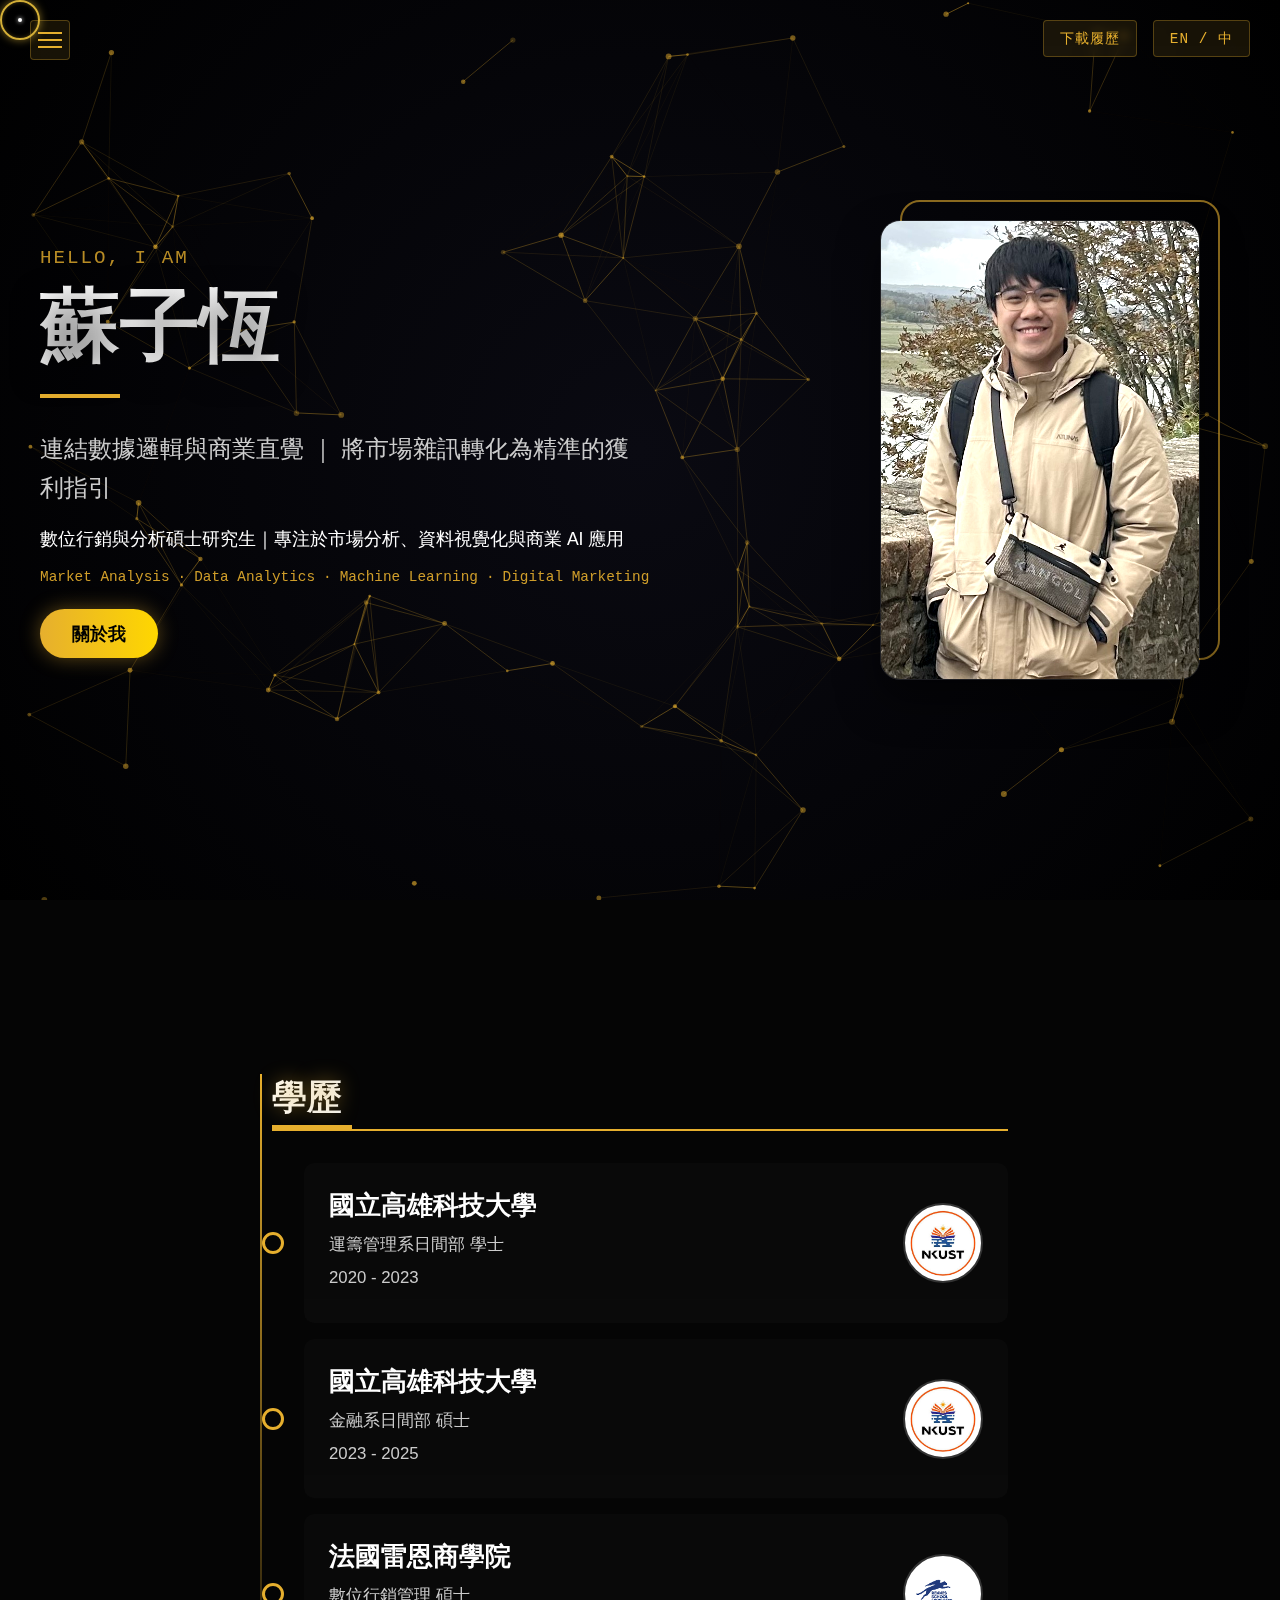
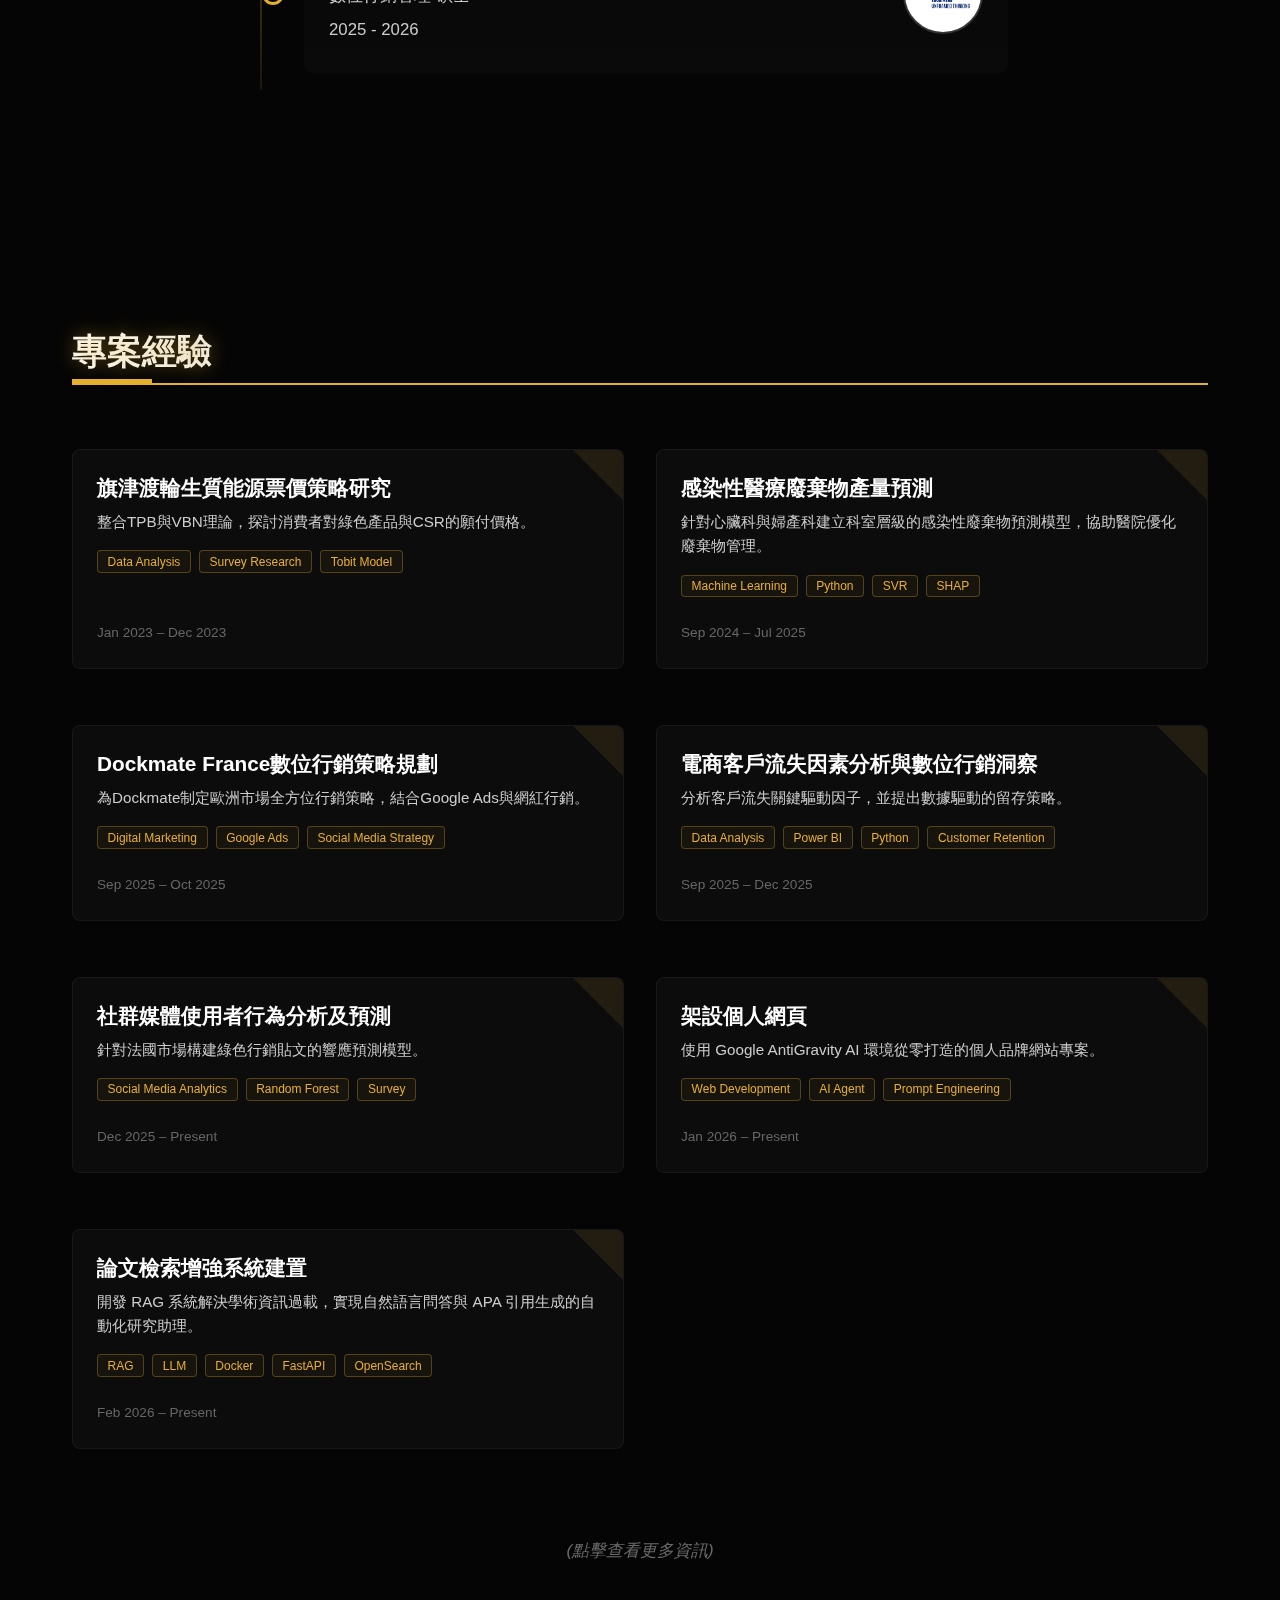
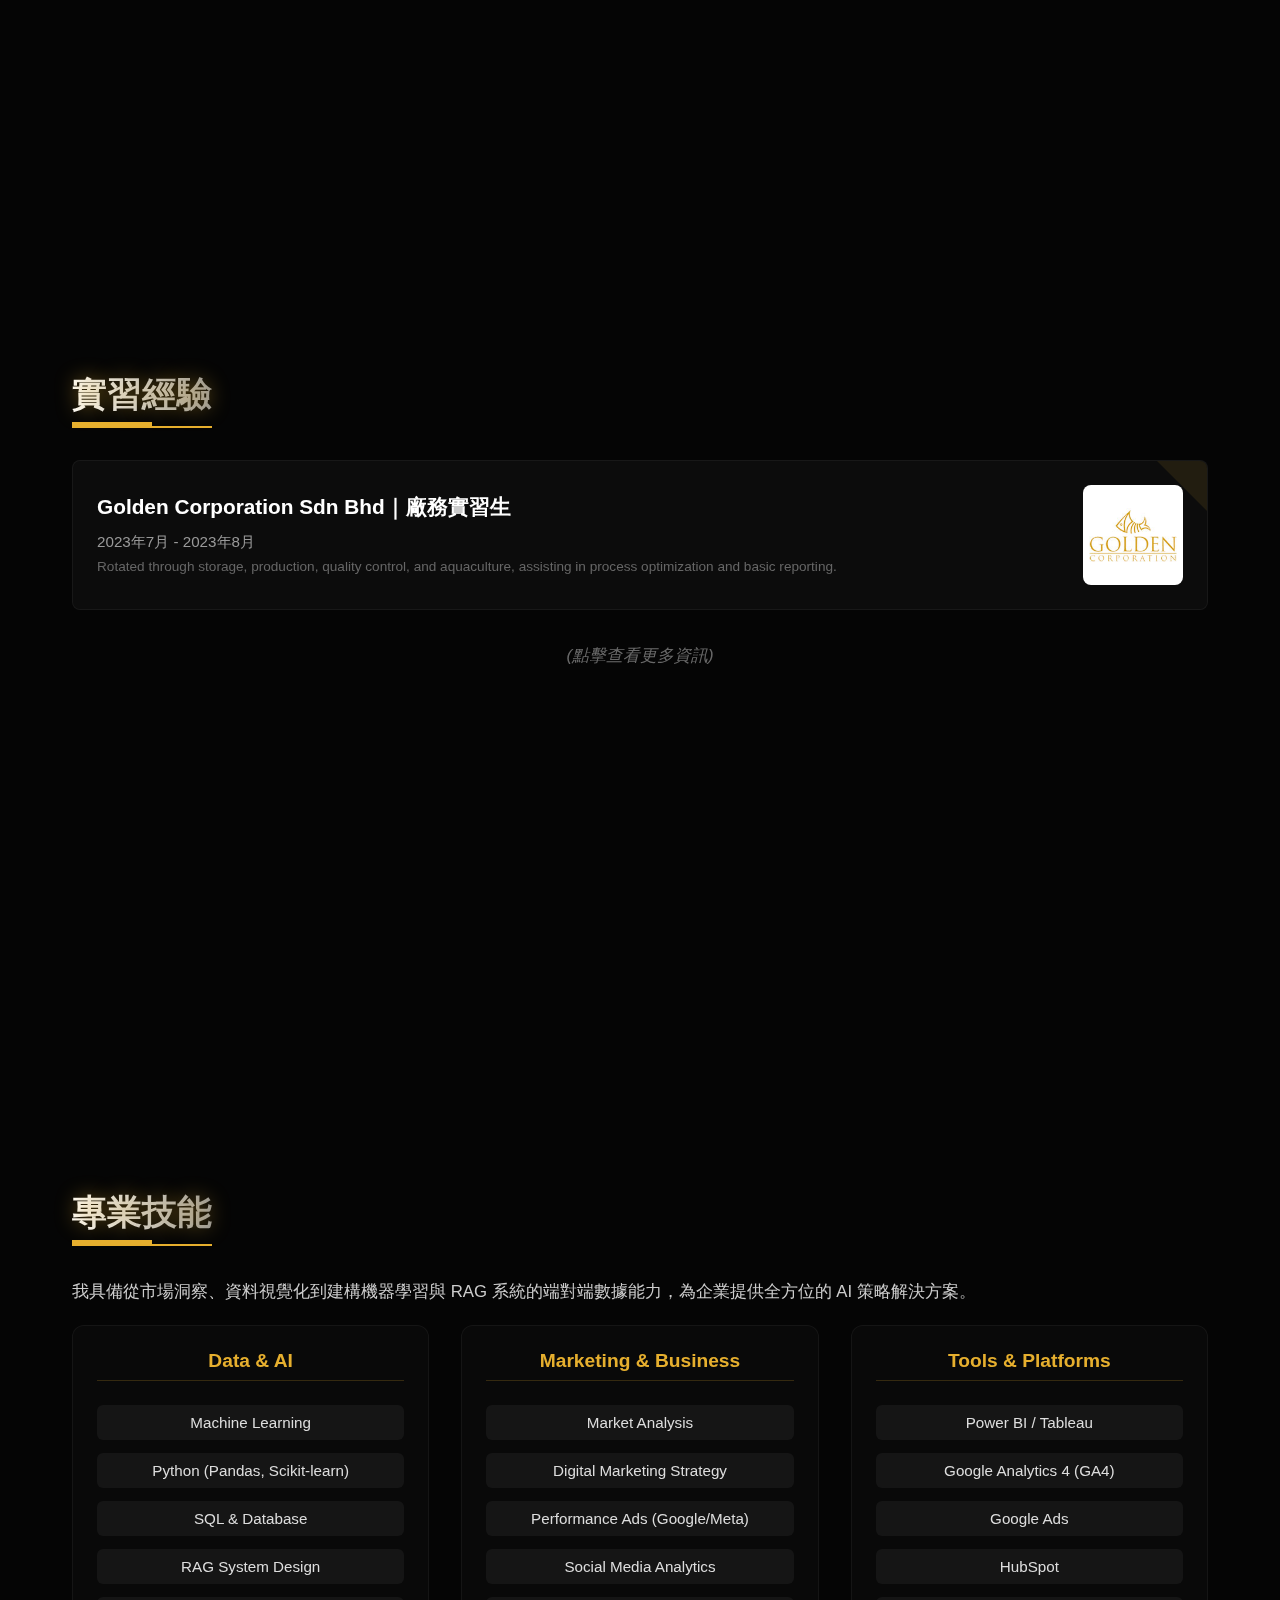
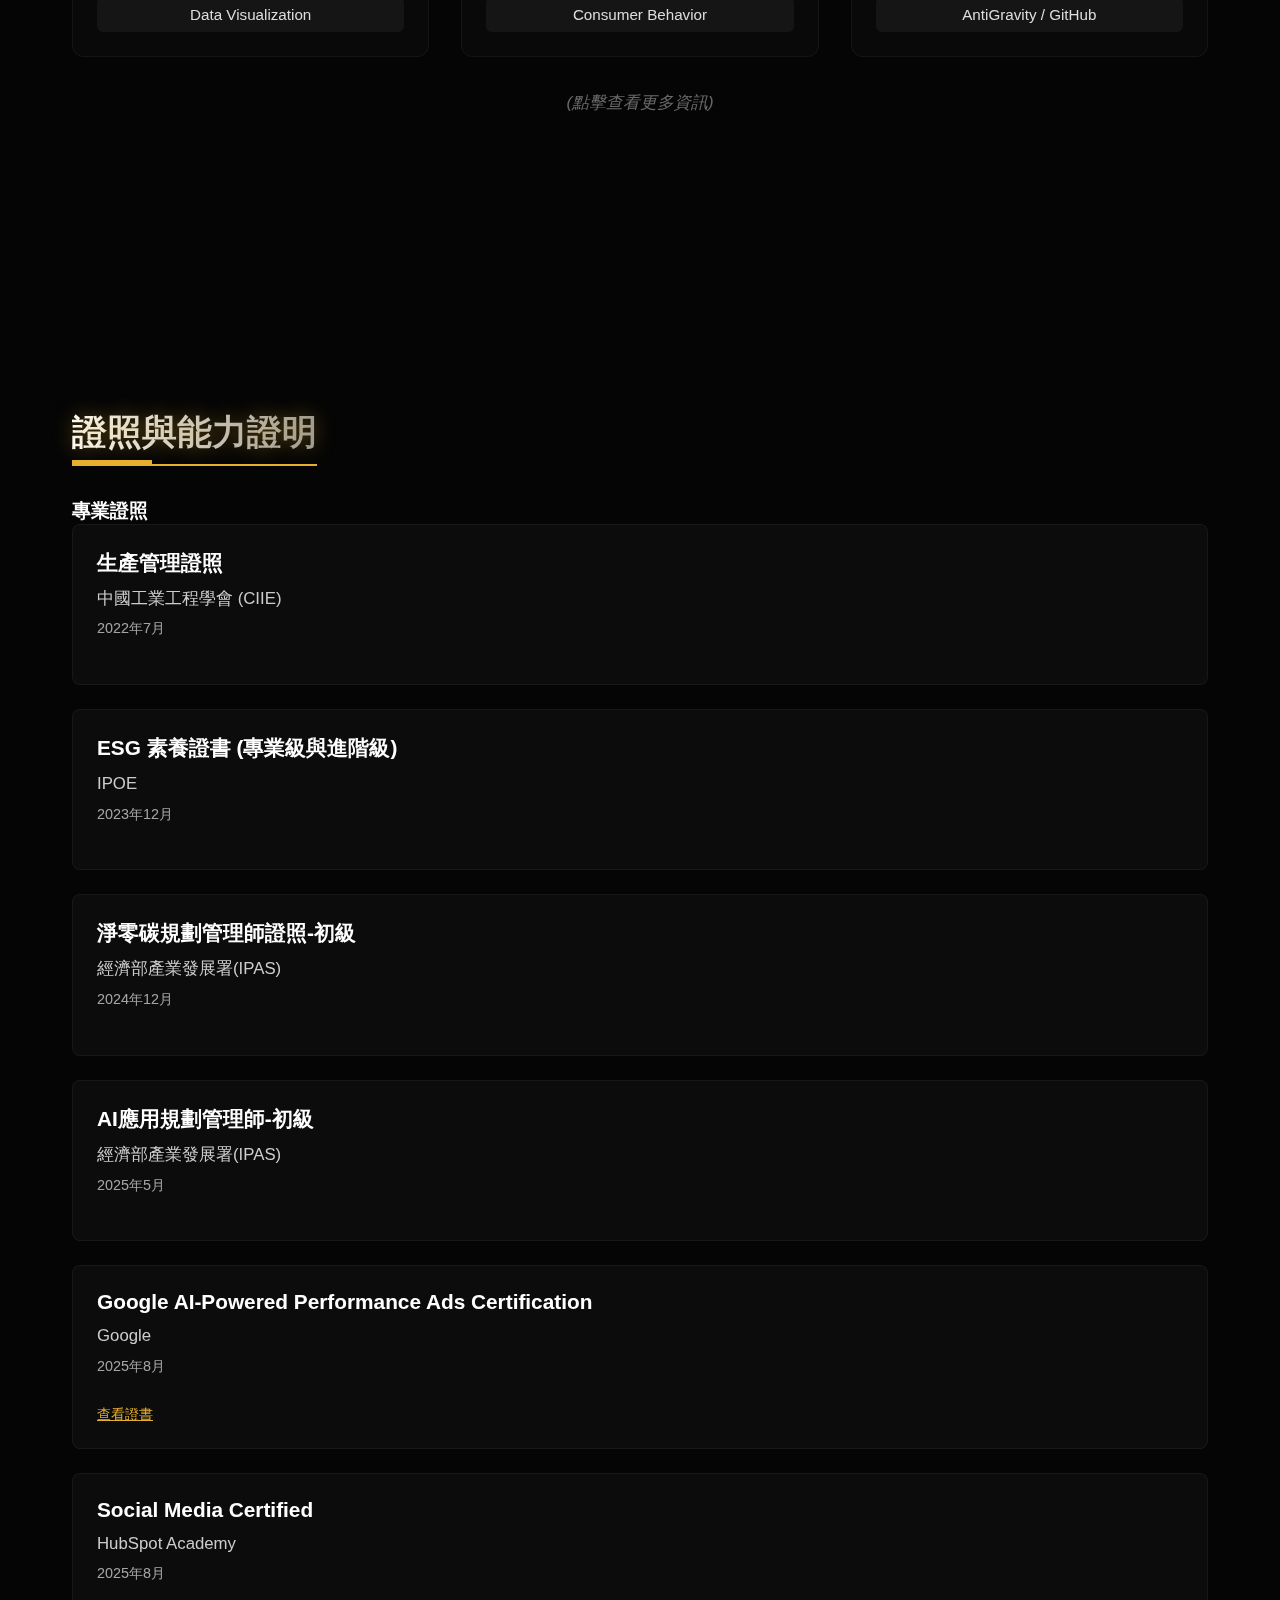
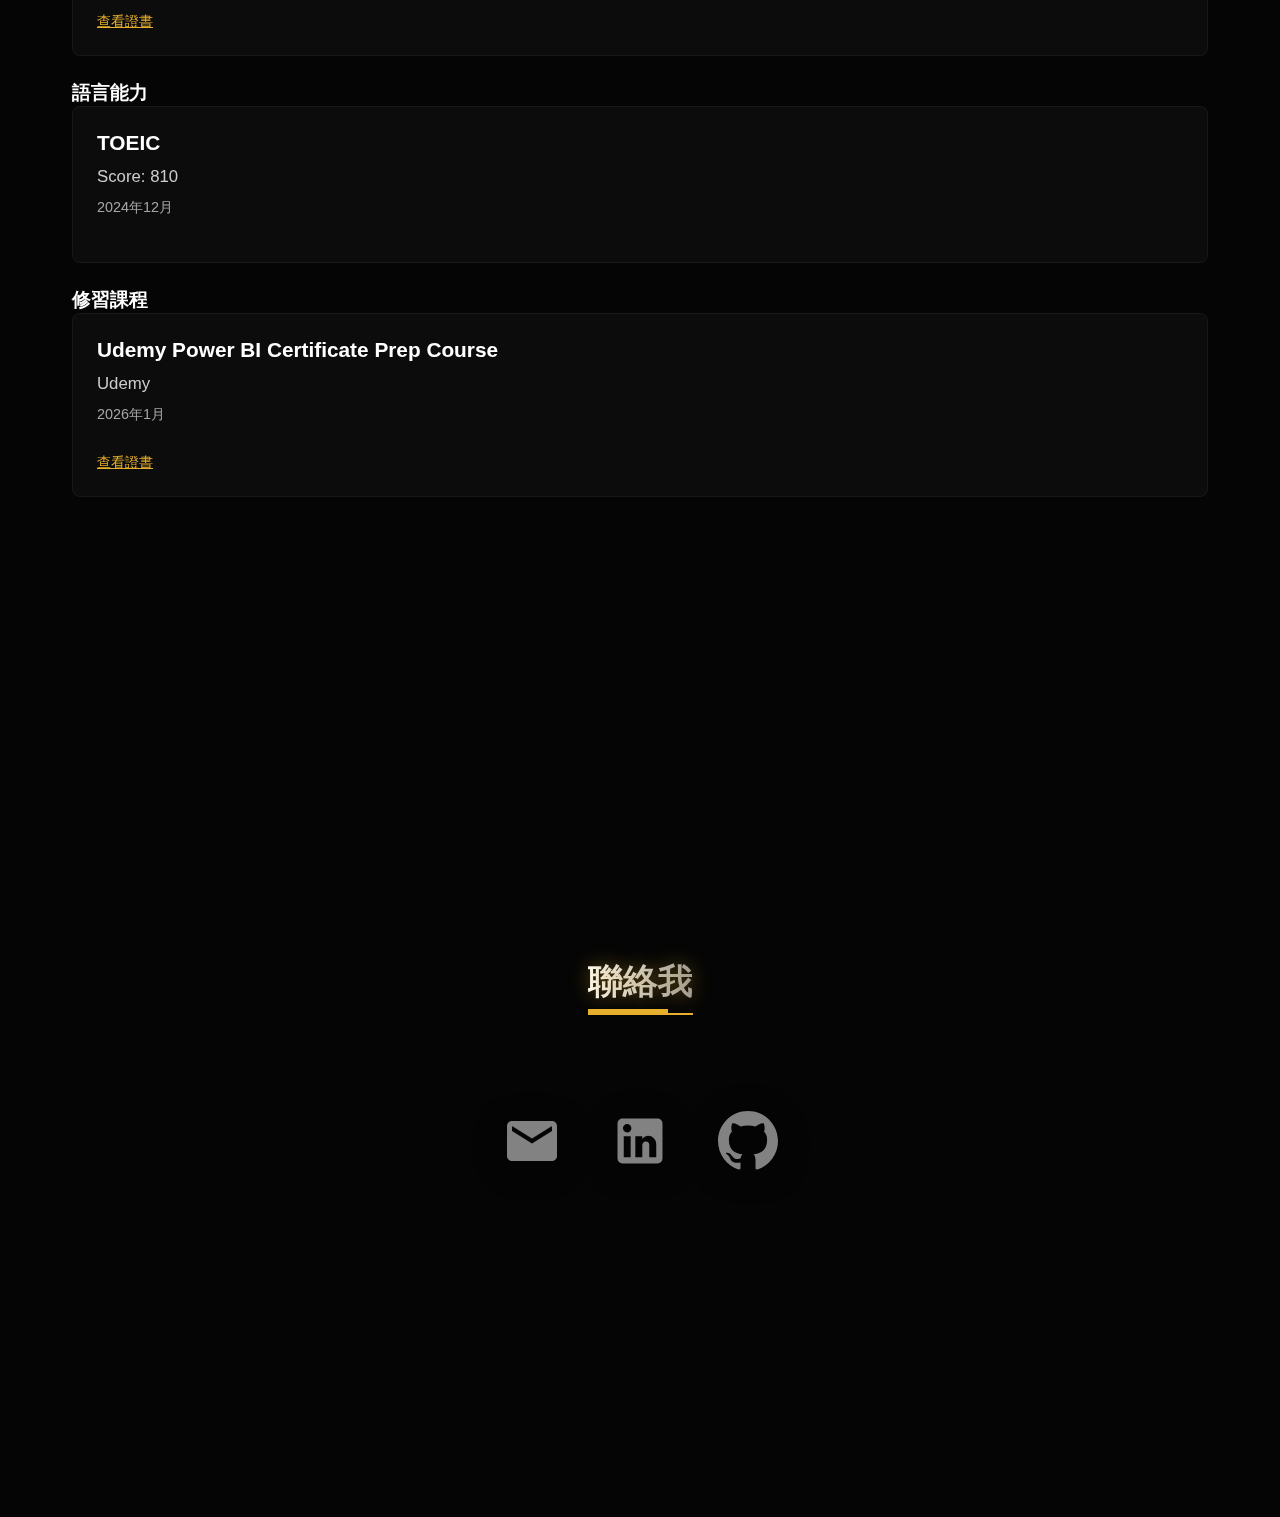
<file: index.html>
<!DOCTYPE html>
<html lang="zh-Hant">

<head>
    <meta charset="UTF-8" />
    <meta name="viewport" content="width=device-width, initial-scale=1.0" />
    <title>個人履歷作品集</title>
    <link rel="stylesheet" href="style_v3.css?v=3.1">
    <link
        href="https://fonts.googleapis.com/css2?family=Orbitron:wght@400;700&family=Roboto:wght@300;400;700&display=swap"
        rel="stylesheet">
    <!-- FontAwesome for Icons -->
    <link rel="stylesheet" href="https://cdnjs.cloudflare.com/ajax/libs/font-awesome/6.4.0/css/all.min.css">
</head>

<body>
    <canvas id="bg-canvas"></canvas>

    <div class="top-buttons">
        <a id="resume-download" class="resume-btn" href="files/Chinese CV.pdf" download data-i18n="resume_btn">下載履歷</a>
        <button id="lang-switch" class="lang-btn" type="button">EN / 中</button>
    </div>

    <!-- Hamburger Menu Button -->
    <button class="hamburger-btn" id="hamburger-btn" aria-label="選單" type="button">
        <span></span>
        <span></span>
        <span></span>
    </button>

    <!-- Navigation Menu -->
    <nav class="side-nav" id="side-nav" aria-label="頁面導覽">
        <a href="#hero" data-i18n="nav_home">首頁</a>
        <a href="#education" data-i18n="nav_edu">學歷</a>
        <a href="#experience" data-i18n="nav_exp">專案</a>
        <a href="#internship" data-i18n="nav_intern">實習</a>
        <a href="#skills" data-i18n="nav_skills">技能</a>
        <a href="#certificates" data-i18n="nav_cert">證照</a>
        <a href="#contact" data-i18n="nav_contact">聯絡</a>
    </nav>

    <main id="main-container">
        <!-- Hero Section -->
        <section id="hero">
            <div class="content hero-container">
                <div class="hero-text-col">
                    <p class="greeting">HELLO, I AM</p>
                    <h1 data-i18n="name" class="brand-name"></h1>
                    <div class="brand-line"></div>
                    <p data-i18n="intro" class="brand-slogan"></p>

                    <!-- New Hero Elements -->
                    <p class="hero-subtitle" data-i18n="hero_subtitle"></p>
                    <div class="hero-tags" data-i18n="hero_tags"></div>

                    <button class="about-btn interactive-item" data-title-key="about_btn" data-desc-key="about_desc"
                        data-i18n="about_btn" type="button"></button>
                </div>

                <div class="hero-visual-col">
                    <div class="image-wrapper">
                        <img src="files/images/pic1.jpg" alt="profile" class="profile-img" />
                        <div class="geometric-shape"></div>
                    </div>
                </div>
            </div>
        </section>

        <!-- Education Section -->
        <section id="education">
            <div class="content tilt-card">
                <h2 data-i18n="edu_title"></h2>

                <div class="edu-item">
                    <div class="edu-text">
                        <h3 data-i18n="edu_1_school">國立高雄科技大學</h3>
                        <p data-i18n="edu_1_major">運籌管理系日間部 學士</p>
                        <p data-i18n="edu_1_time">2020 - 2023</p>
                    </div>
                    <img src="files/images/nkust_logo.jpeg" alt="NKUST Logo" class="edu-logo" />
                </div>

                <div class="edu-item">
                    <div class="edu-text">
                        <h3 data-i18n="edu_2_school">國立高雄科技大學</h3>
                        <p data-i18n="edu_2_major">金融系日間部 碩士</p>
                        <p data-i18n="edu_2_time">2023 - 2025</p>
                    </div>
                    <img src="files/images/nkust_logo.jpeg" alt="NKUST Logo" class="edu-logo" />
                </div>

                <div class="edu-item">
                    <div class="edu-text">
                        <h3 data-i18n="edu_3_school">法國雷恩商學院</h3>
                        <p data-i18n="edu_3_major">數位行銷管理 碩士</p>
                        <p data-i18n="edu_3_time">2025 - 2026</p>
                    </div>
                    <img src="files/images/rsb_logo.png" alt="RSB Logo" class="edu-logo" />
                </div>
            </div>
        </section>

        <!-- Experience Section -->
        <section id="experience">
            <div class="content tilt-card">
                <h2 data-i18n="exp_title"></h2>

                <div class="job-item interactive-item" data-title-key="exp_1_role" data-desc-key="exp_1_detail">
                    <h3 data-i18n="exp_1_role"></h3>
                    <p class="project-summary" data-i18n="exp_1_summary"></p>
                    <div class="project-tags-list" data-i18n="exp_1_tags_list"></div>
                    <p data-i18n="exp_1_time">Jan 2023 – Dec 2023</p>
                </div>

                <div class="job-item interactive-item" data-title-key="exp_2_role" data-desc-key="exp_2_detail"
                    data-images-key="exp_2_imgs" data-images='[
                      {"src": "files/images/機器學習模型預測結果.png", "caption": "機器學習模型預測結果績效比較"},
                      {"src": "files/images/W51 shap summary plot.png", "caption": "SHAP值解釋變數影響力 心臟內科"},
                      {"src": "files/images/W51 因子重要性.png", "caption": "因子重要性分析 心臟內科"}
                    ]'>
                    <h3 data-i18n="exp_2_role"></h3>
                    <p class="project-summary" data-i18n="exp_2_summary"></p>
                    <div class="project-tags-list" data-i18n="exp_2_tags_list"></div>
                    <p data-i18n="exp_2_time">Sep 2024 – Jul 2025</p>
                </div>

                <div class="job-item interactive-item" data-title-key="exp_3_role" data-desc-key="exp_3_detail">
                    <h3 data-i18n="exp_3_role"></h3>
                    <p class="project-summary" data-i18n="exp_3_summary"></p>
                    <div class="project-tags-list" data-i18n="exp_3_tags_list"></div>
                    <p data-i18n="exp_3_time">Sep 2025 – Oct 2025</p>
                </div>

                <div class="job-item interactive-item" data-title-key="exp_4_role" data-desc-key="exp_4_detail">
                    <h3 data-i18n="exp_4_role"></h3>
                    <p class="project-summary" data-i18n="exp_4_summary"></p>
                    <div class="project-tags-list" data-i18n="exp_4_tags_list"></div>
                    <p data-i18n="exp_4_time">Sep 2025 – Dec 2025</p>
                </div>

                <div class="job-item interactive-item" data-title-key="exp_5_role" data-desc-key="exp_5_detail">
                    <h3 data-i18n="exp_5_role"></h3>
                    <p class="project-summary" data-i18n="exp_5_summary"></p>
                    <div class="project-tags-list" data-i18n="exp_5_tags_list"></div>
                    <p data-i18n="exp_5_time">Dec 2025 – Present</p>
                </div>

                <div class="job-item interactive-item" data-title-key="exp_6_role" data-desc-key="exp_6_detail">
                    <h3 data-i18n="exp_6_role"></h3>
                    <p class="project-summary" data-i18n="exp_6_summary"></p>
                    <div class="project-tags-list" data-i18n="exp_6_tags_list"></div>
                    <p data-i18n="exp_6_time">Jan 2026 – Present</p>
                </div>

                <div class="job-item interactive-item" data-title-key="exp_7_role" data-desc-key="exp_7_detail"
                    data-images-key="exp_7_imgs" data-images='[]'>
                    <h3 data-i18n="exp_7_role"></h3>
                    <p class="project-summary" data-i18n="exp_7_summary"></p>
                    <div class="project-tags-list" data-i18n="exp_7_tags_list"></div>
                    <p data-i18n="exp_7_time">Feb 2026 – Present</p>
                </div>

                <p class="hint-text" data-i18n="hint_text"></p>
            </div>
        </section>

        <!-- Internship Section -->
        <section id="internship">
            <div class="content tilt-card">
                <h2 data-i18n="intern_title">實習經驗</h2>

                <div class="job-item interactive-item job-item-with-logo" data-title-key="intern1role"
                    data-desc-key="intern1detail" data-images-key="intern_1_imgs" data-images='[
                      {"src": "files/images/golden1.JPG", "caption": "與老闆的合照~"},
                      {"src": "files/images/golden2.JPG", "caption": "與員工的合照~"},
                      {"src": "files/images/golden3.JPG", "caption": "在品管站體驗的我~"}
                    ]'>
                    <div class="job-text">
                        <h3 data-i18n="intern_1_title">Golden Corporation Sdn Bhd 廠務實習生</h3>
                        <p data-i18n="intern_1_time">2023年7月 - 2023年8月</p>
                        <p class="intern-desc" data-i18n="intern_1_desc"></p>
                    </div>
                    <img src="files/images/golden_corporation_logo.jpg" class="company-logo"
                        alt="Golden Corporation Logo" />
                </div>

                <p class="hint-text" data-i18n="hint_text"></p>
            </div>
        </section>

        <!-- Skills Section -->
        <section id="skills">
            <div class="content tilt-card">
                <h2 data-i18n="skills_title"></h2>
                <p class="section-summary" data-i18n="skills_summary"></p>

                <div class="skills-container-v3">
                    <div class="skill-category">
                        <h3 data-i18n="skill_cat_1">Data & AI</h3>
                        <div class="skill-items" data-i18n="skill_list_1"></div>
                    </div>
                    <div class="skill-category">
                        <h3 data-i18n="skill_cat_2">Marketing & Business</h3>
                        <div class="skill-items" data-i18n="skill_list_2"></div>
                    </div>
                    <div class="skill-category">
                        <h3 data-i18n="skill_cat_3">Tools & Platforms</h3>
                        <div class="skill-items" data-i18n="skill_list_3"></div>
                    </div>
                </div>

                <p class="hint-text" data-i18n="hint_text"></p>
            </div>
        </section>

        <!-- Certificates Section -->
        <section id="certificates">
            <div class="content tilt-card">
                <h2 data-i18n="cert_title"></h2>

                <div class="cert-list">
                    <!-- Professional Certificates -->
                    <h3 class="cert-subtitle" data-i18n="cert_subtitle_prof"></h3>
                    <div class="cert-item">
                        <h3 data-i18n="cert_1_name"></h3>
                        <p data-i18n="cert_1_detail"></p>
                    </div>
                    <div class="cert-item">
                        <h3 data-i18n="cert_2_name"></h3>
                        <p data-i18n="cert_2_detail"></p>
                    </div>
                    <div class="cert-item">
                        <h3 data-i18n="cert_3_name"></h3>
                        <p data-i18n="cert_3_detail"></p>
                    </div>
                    <div class="cert-item">
                        <h3 data-i18n="cert_4_name"></h3>
                        <p data-i18n="cert_4_detail"></p>
                    </div>
                    <div class="cert-item">
                        <h3 data-i18n="cert_google_name"></h3>
                        <p data-i18n="cert_google_detail"></p>
                        <a href="files/google ads ai cer.pdf" target="_blank" class="cert-link"
                            data-i18n="view_cert_btn"
                            style="display:inline-block; margin-top:0.5rem; font-size:0.85rem; color:#E6AF2E; text-decoration:underline;"></a>
                    </div>
                    <div class="cert-item">
                        <h3 data-i18n="cert_hubspot_name"></h3>
                        <p data-i18n="cert_hubspot_detail"></p>
                        <a href="files/images/HUBSPOT social media cer.png" target="_blank" class="cert-link"
                            data-i18n="view_cert_btn"
                            style="display:inline-block; margin-top:0.5rem; font-size:0.85rem; color:#E6AF2E; text-decoration:underline;"></a>
                    </div>

                    <!-- Language Proficiency -->
                    <h3 class="cert-subtitle" data-i18n="cert_subtitle_lang"></h3>
                    <div class="cert-item">
                        <h3 data-i18n="cert_5_name"></h3>
                        <p data-i18n="cert_5_detail"></p>
                    </div>

                    <!-- Courses -->
                    <h3 class="cert-subtitle" data-i18n="cert_subtitle_course"></h3>
                    <div class="cert-item">
                        <h3 data-i18n="cert_6_name"></h3>
                        <p data-i18n="cert_6_detail"></p>
                        <a href="files/power bi certification prep.pdf" target="_blank" class="cert-link"
                            data-i18n="view_cert_btn"
                            style="display:inline-block; margin-top:0.5rem; font-size:0.85rem; color:#E6AF2E; text-decoration:underline;"></a>
                    </div>
                </div>
            </div>
        </section>

        <!-- Contact Section -->
        <section id="contact">
            <div class="content tilt-card">
                <h2 data-i18n="contact_title"></h2>

                <div class="contact-icons">
                    <!-- Email -->
                    <a href="mailto:sf0974027696@gmail.com" class="icon-link" aria-label="Email">
                        <svg viewBox="0 0 24 24" fill="currentColor" width="40" height="40">
                            <path
                                d="M20 4H4c-1.1 0-1.99.9-1.99 2L2 18c0 1.1.9 2 2 2h16c1.1 0 2-.9 2-2V6c0-1.1-.9-2-2-2zm0 4l-8 5-8-5V6l8 5 8-5v2z" />
                        </svg>
                    </a>

                    <!-- LinkedIn -->
                    <a href="https://www.linkedin.com/in/tzu-heng-su-6a806735b" target="_blank" class="icon-link"
                        aria-label="LinkedIn">
                        <svg viewBox="0 0 24 24" fill="currentColor" width="40" height="40">
                            <path
                                d="M19 3a2 2 0 0 1 2 2v14a2 2 0 0 1-2 2H5a2 2 0 0 1-2-2V5a2 2 0 0 1 2-2h14m-.5 15.5v-5.3a3.26 3.26 0 0 0-3.26-3.26c-.85 0-1.84.52-2.32 1.3v-1.11h-2.79v8.37h2.79v-4.93c0-.77.62-1.4 1.39-1.4a1.4 1.4 0 0 1 1.4 1.4v4.93h2.79M6.88 8.56a1.68 1.68 0 0 0 1.68-1.68c0-.93-.75-1.69-1.68-1.69a1.69 1.69 0 0 0-1.69 1.69c0 .93.76 1.68 1.69 1.68m1.39 9.94v-8.37H5.5v8.37h2.77z" />
                        </svg>
                    </a>

                    <!-- GitHub -->
                    <a href="https://github.com/hanssusansu" target="_blank" class="icon-link" aria-label="GitHub">
                        <svg viewBox="0 0 24 24" fill="currentColor" width="40" height="40">
                            <path
                                d="M12 0c-6.626 0-12 5.373-12 12 0 5.302 3.438 9.8 8.207 11.387.599.111.793-.261.793-.577v-2.234c-3.338.726-4.033-1.416-4.033-1.416-.546-1.387-1.333-1.756-1.333-1.756-1.089-.745.083-.729.083-.729 1.205.084 1.839 1.237 1.839 1.237 1.07 1.834 2.807 1.304 3.492.997.107-.775.418-1.305.762-1.604-2.665-.305-5.467-1.334-5.467-5.931 0-1.311.469-2.381 1.236-3.221-.124-.303-.535-1.524.117-3.176 0 0 1.008-.322 3.301 1.23.957-.266 1.983-.399 3.003-.404 1.02.005 2.047.138 3.006.404 2.291-1.552 3.297-1.23 3.297-1.23.653 1.653.242 2.874.118 3.176.77.84 1.235 1.911 1.235 3.221 0 4.609-2.807 5.624-5.479 5.921.43.372.823 1.102.823 2.222v3.293c0 .319.192.694.801.576 4.765-1.589 8.199-6.086 8.199-11.386 0-6.627-5.373-12-12-12z" />
                        </svg>
                    </a>
                </div>
            </div>
        </section>
    </main>

    <!-- Modal -->
    <div id="skill-modal" class="modal">
        <div class="modal-content">
            <h3 id="modal-title"></h3>
            <p id="modal-desc"></p>
            <div id="modal-images" class="modal-images"></div>
        </div>
    </div>

    <!-- Main Script -->
    <script src="script_v3.js?v=3.1"></script>
</body>

</html>
</file>
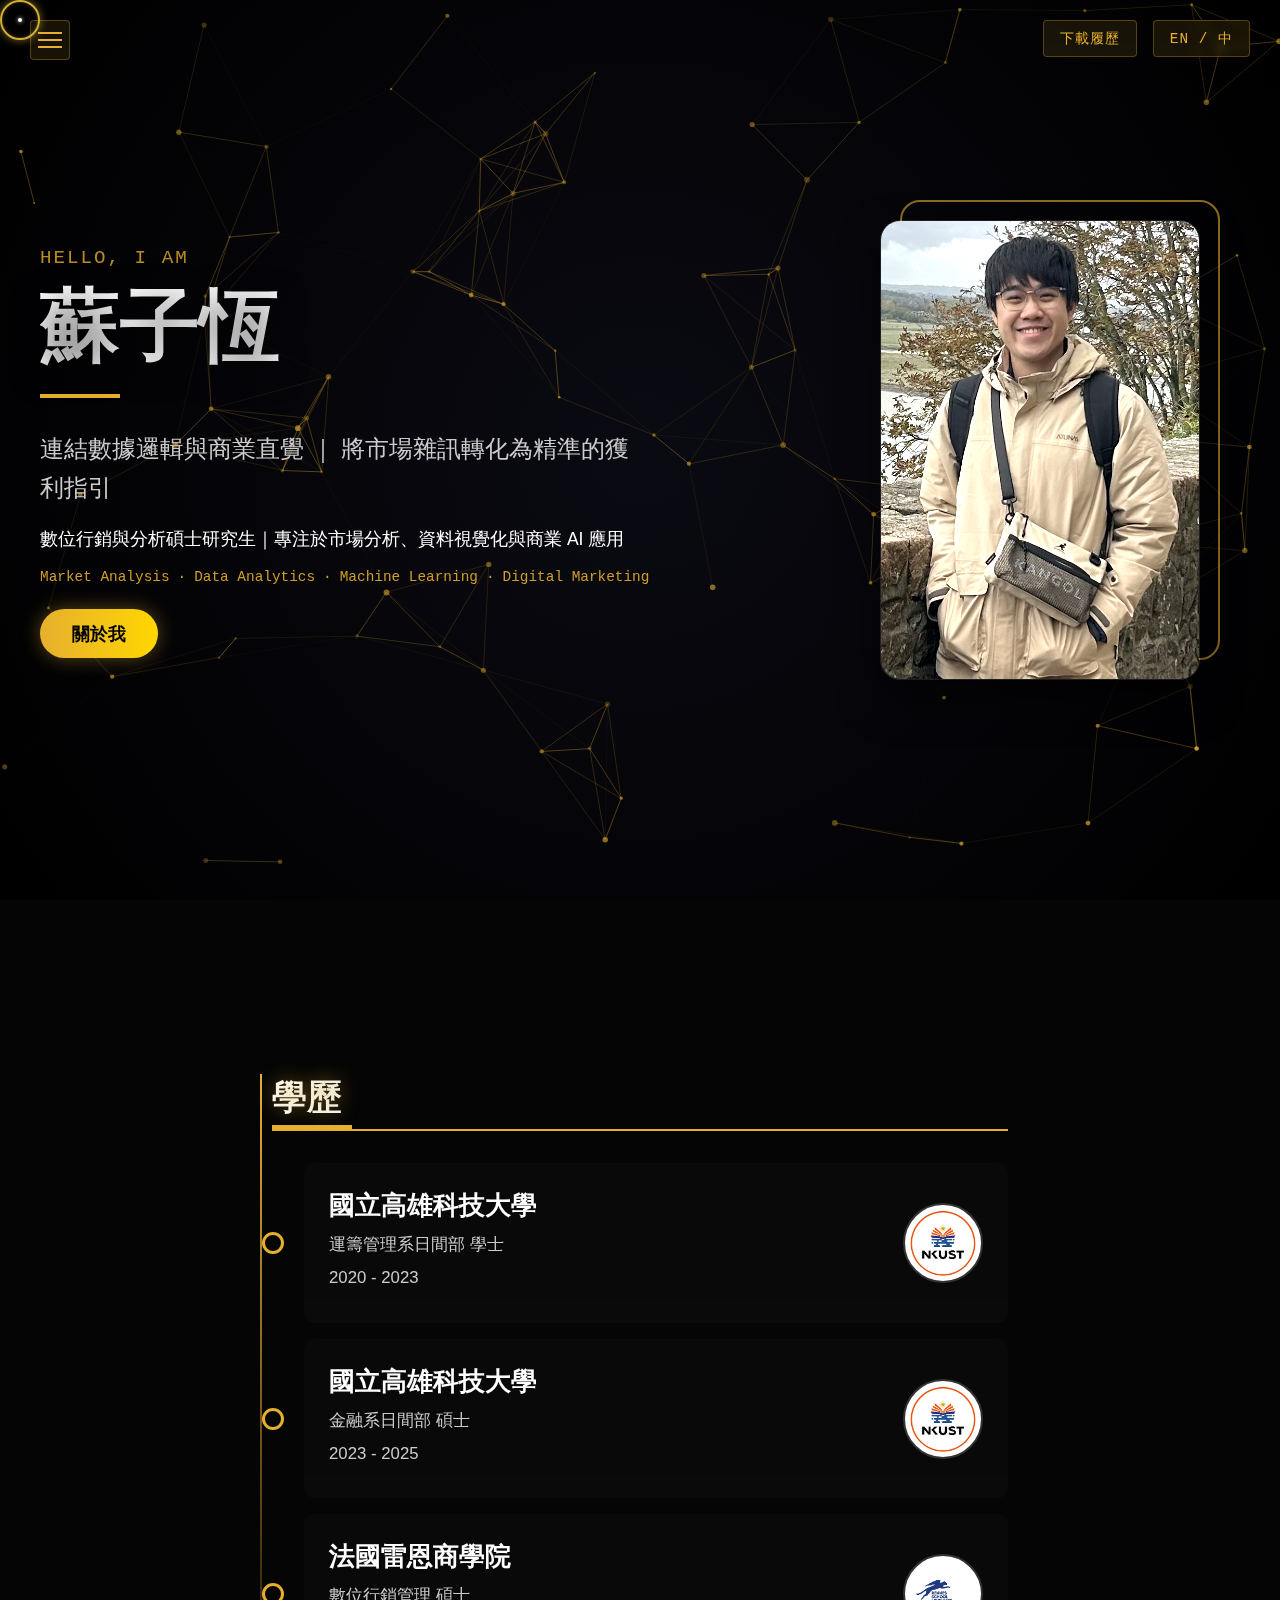
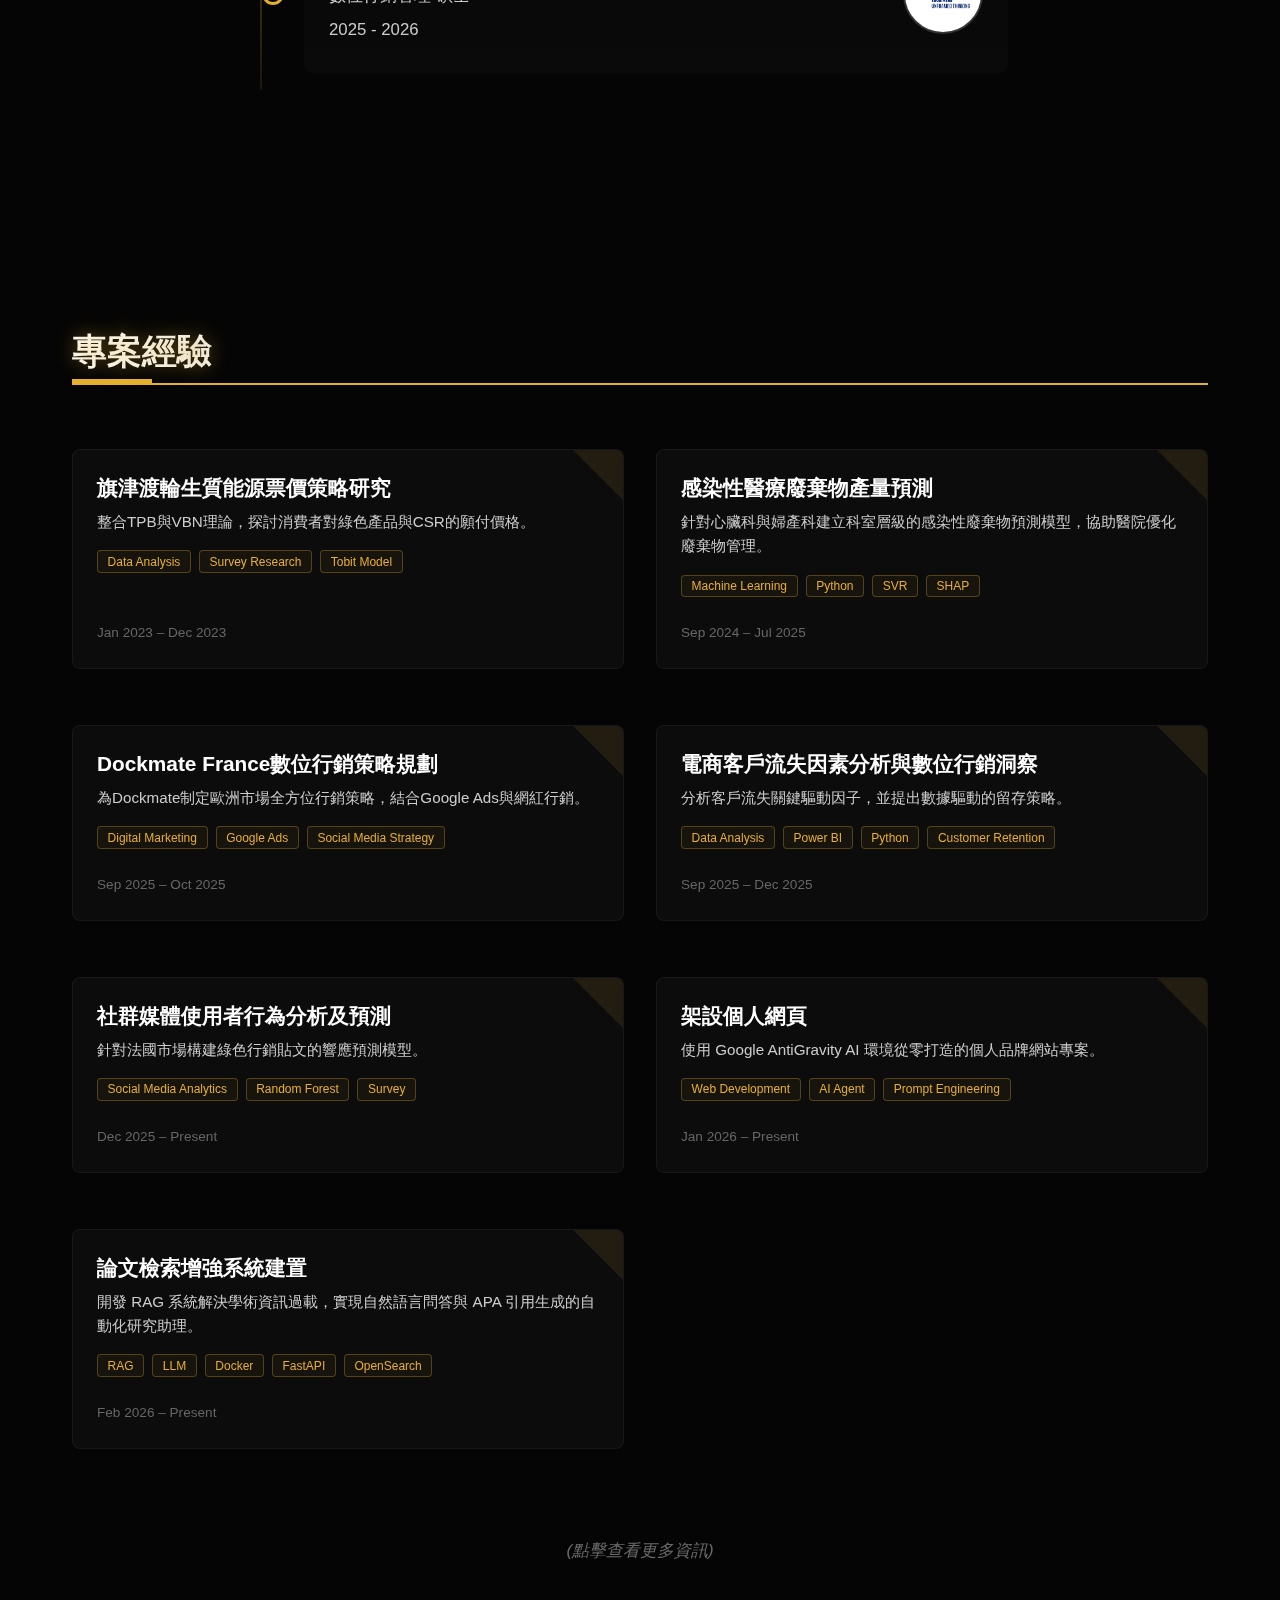
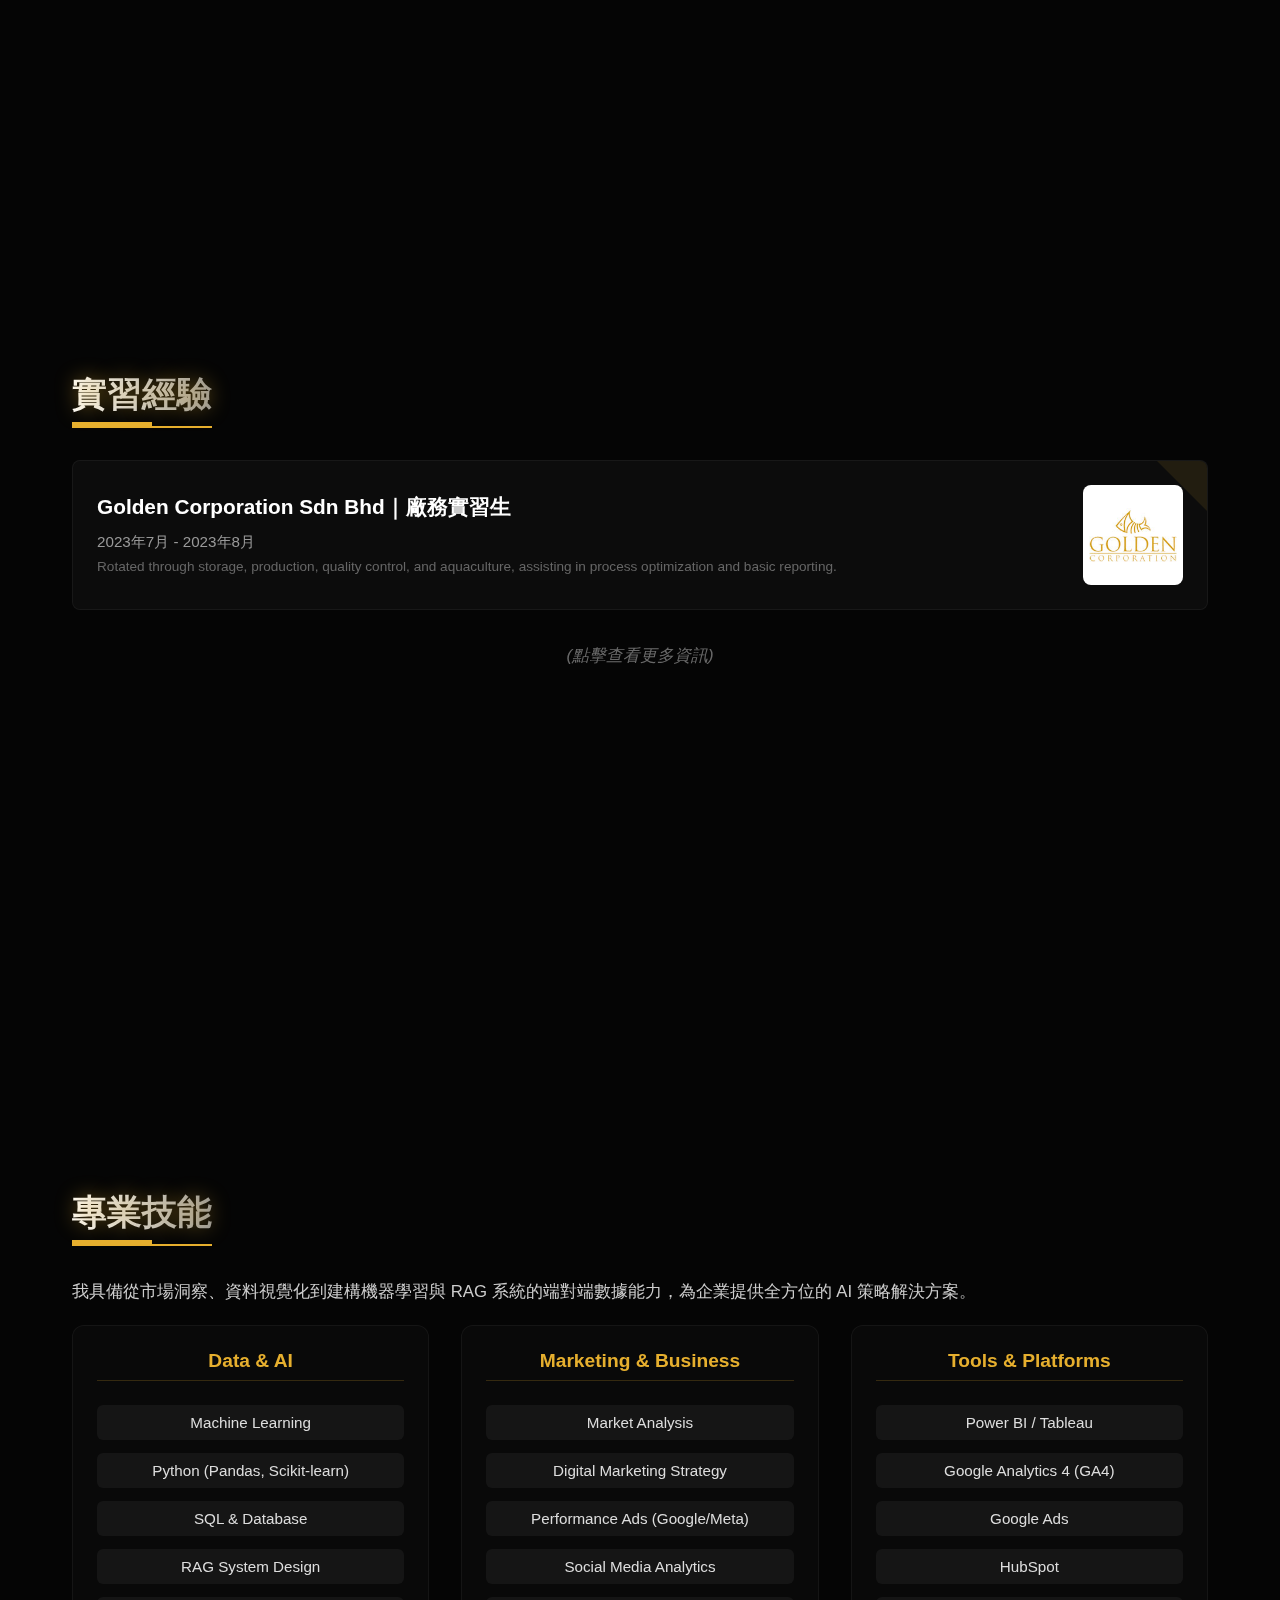
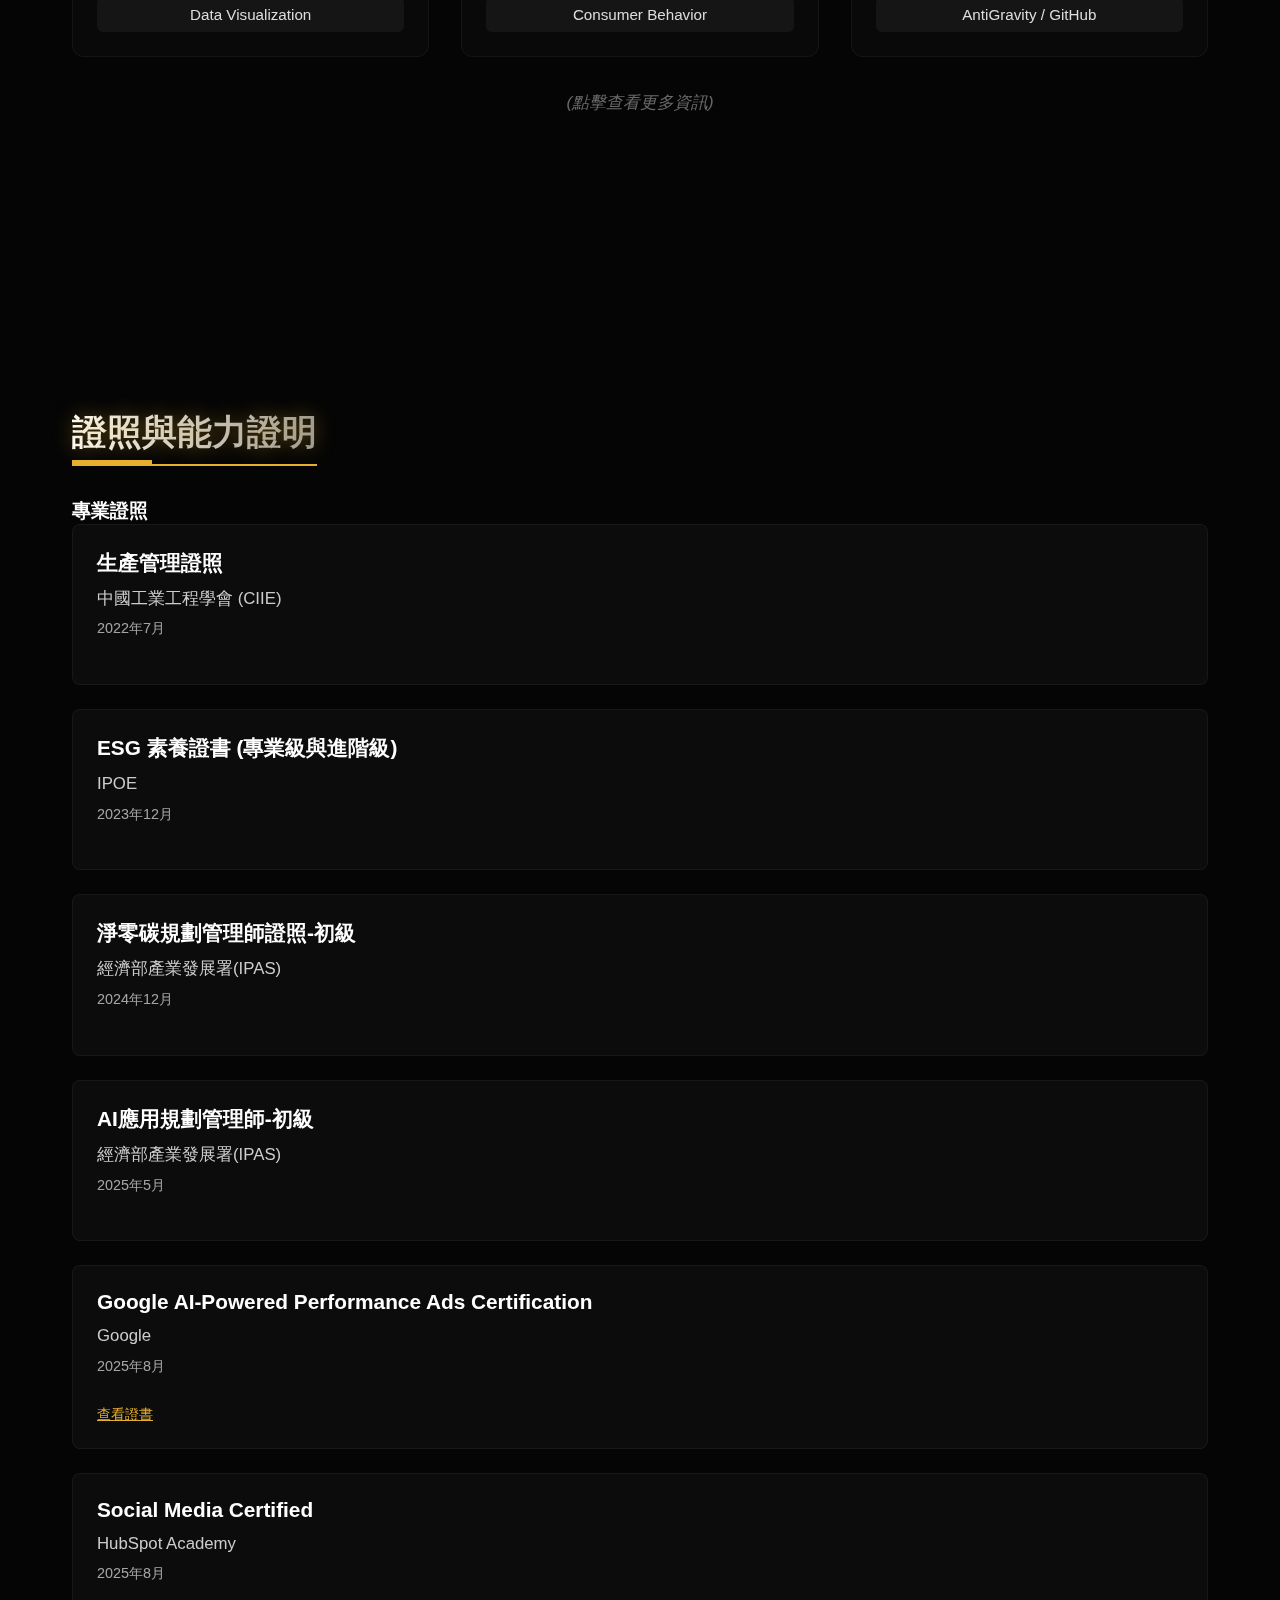
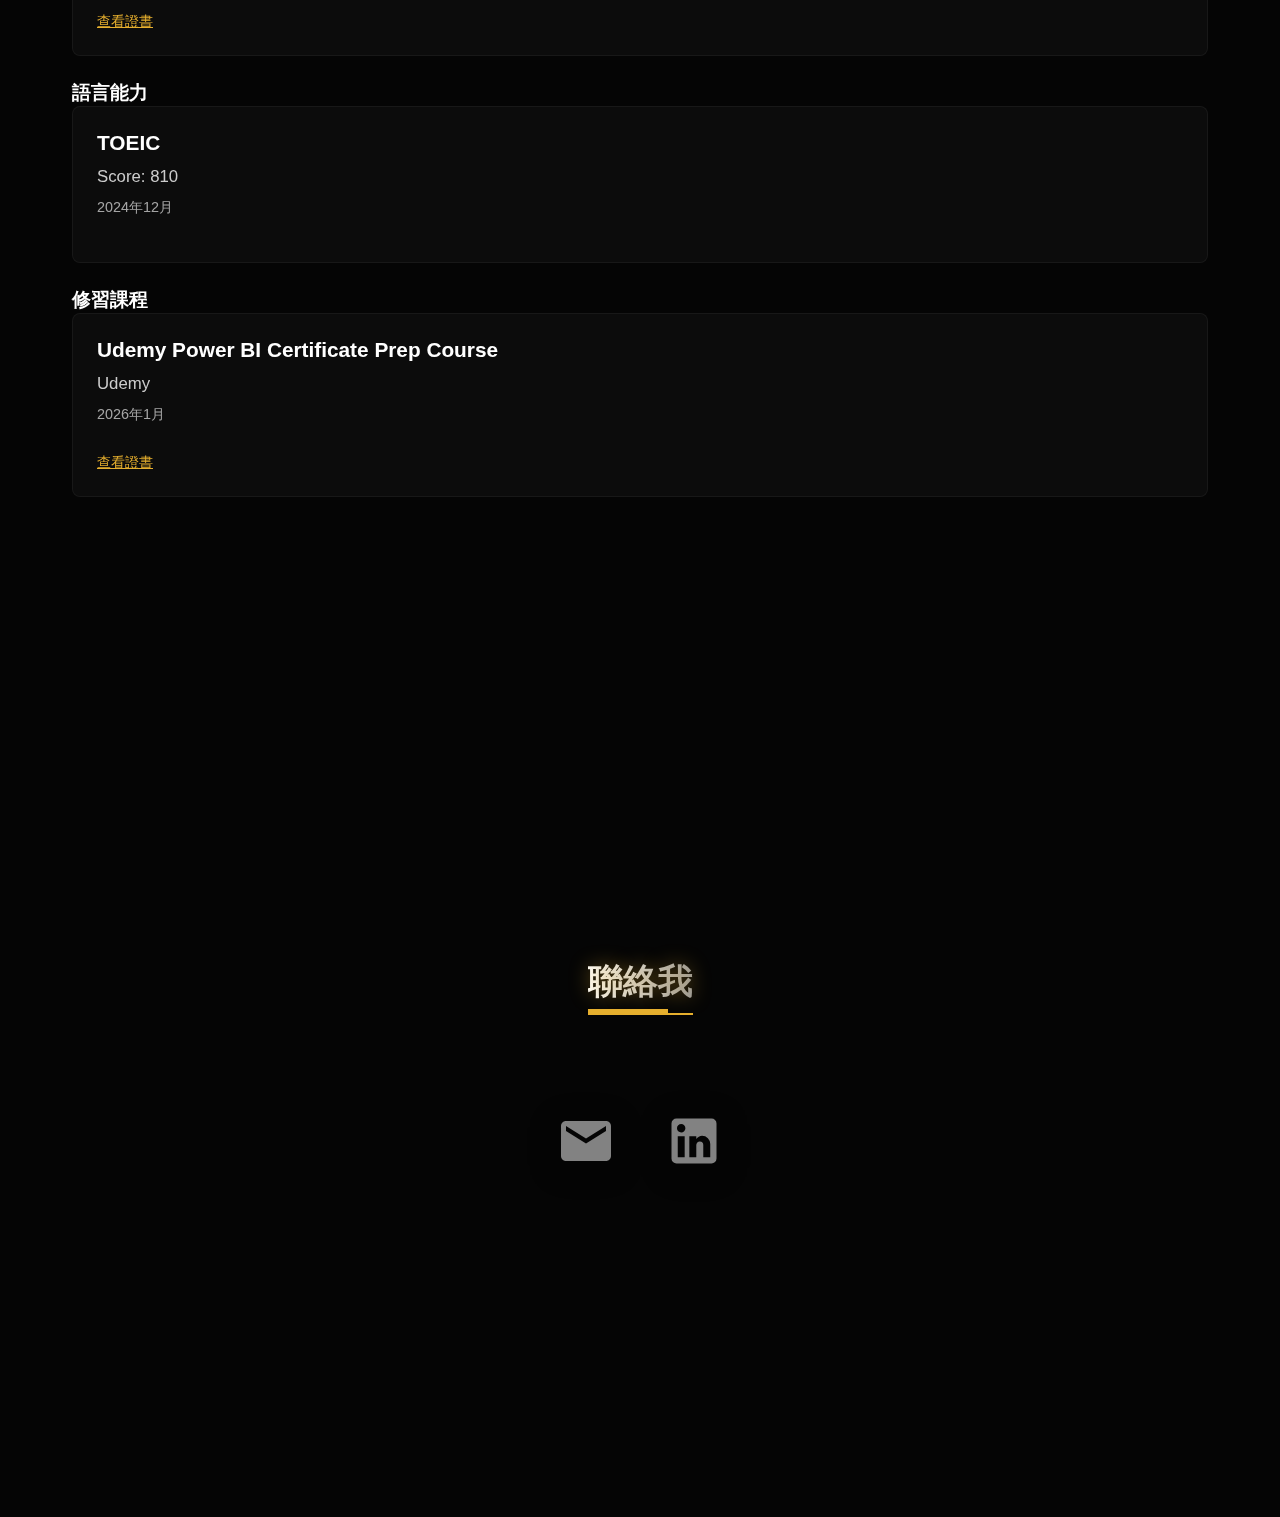
<file: index_v3.html>
<!DOCTYPE html>
<html lang="zh-Hant">

<head>
    <meta charset="UTF-8" />
    <meta name="viewport" content="width=device-width, initial-scale=1.0" />
    <title>個人履歷作品集</title>
    <link rel="stylesheet" href="style_v3.css?v=3.1">
    <link
        href="https://fonts.googleapis.com/css2?family=Orbitron:wght@400;700&family=Roboto:wght@300;400;700&display=swap"
        rel="stylesheet">
    <!-- FontAwesome for Icons -->
    <link rel="stylesheet" href="https://cdnjs.cloudflare.com/ajax/libs/font-awesome/6.4.0/css/all.min.css">
</head>

<body>
    <canvas id="bg-canvas"></canvas>

    <div class="top-buttons">
        <a id="resume-download" class="resume-btn" href="files/Chinese CV.pdf" download data-i18n="resume_btn">下載履歷</a>
        <button id="lang-switch" class="lang-btn" type="button">EN / 中</button>
    </div>

    <!-- Hamburger Menu Button -->
    <button class="hamburger-btn" id="hamburger-btn" aria-label="選單" type="button">
        <span></span>
        <span></span>
        <span></span>
    </button>

    <!-- Navigation Menu -->
    <nav class="side-nav" id="side-nav" aria-label="頁面導覽">
        <a href="#hero" data-i18n="nav_home">首頁</a>
        <a href="#education" data-i18n="nav_edu">學歷</a>
        <a href="#experience" data-i18n="nav_exp">專案</a>
        <a href="#internship" data-i18n="nav_intern">實習</a>
        <a href="#skills" data-i18n="nav_skills">技能</a>
        <a href="#certificates" data-i18n="nav_cert">證照</a>
        <a href="#contact" data-i18n="nav_contact">聯絡</a>
    </nav>

    <main id="main-container">
        <!-- Hero Section -->
        <section id="hero">
            <div class="content hero-container">
                <div class="hero-text-col">
                    <p class="greeting">HELLO, I AM</p>
                    <h1 data-i18n="name" class="brand-name"></h1>
                    <div class="brand-line"></div>
                    <p data-i18n="intro" class="brand-slogan"></p>

                    <!-- New Hero Elements -->
                    <p class="hero-subtitle" data-i18n="hero_subtitle"></p>
                    <div class="hero-tags" data-i18n="hero_tags"></div>

                    <button class="about-btn interactive-item" data-title-key="about_btn" data-desc-key="about_desc"
                        data-i18n="about_btn" type="button"></button>
                </div>

                <div class="hero-visual-col">
                    <div class="image-wrapper">
                        <img src="files/images/pic1.jpg" alt="profile" class="profile-img" />
                        <div class="geometric-shape"></div>
                    </div>
                </div>
            </div>
        </section>

        <!-- Education Section -->
        <section id="education">
            <div class="content tilt-card">
                <h2 data-i18n="edu_title"></h2>

                <div class="edu-item">
                    <div class="edu-text">
                        <h3 data-i18n="edu_1_school">國立高雄科技大學</h3>
                        <p data-i18n="edu_1_major">運籌管理系日間部 學士</p>
                        <p data-i18n="edu_1_time">2020 - 2023</p>
                    </div>
                    <img src="files/images/nkust_logo.jpeg" alt="NKUST Logo" class="edu-logo" />
                </div>

                <div class="edu-item">
                    <div class="edu-text">
                        <h3 data-i18n="edu_2_school">國立高雄科技大學</h3>
                        <p data-i18n="edu_2_major">金融系日間部 碩士</p>
                        <p data-i18n="edu_2_time">2023 - 2025</p>
                    </div>
                    <img src="files/images/nkust_logo.jpeg" alt="NKUST Logo" class="edu-logo" />
                </div>

                <div class="edu-item">
                    <div class="edu-text">
                        <h3 data-i18n="edu_3_school">法國雷恩商學院</h3>
                        <p data-i18n="edu_3_major">數位行銷管理 碩士</p>
                        <p data-i18n="edu_3_time">2025 - 2026</p>
                    </div>
                    <img src="files/images/rsb_logo.png" alt="RSB Logo" class="edu-logo" />
                </div>
            </div>
        </section>

        <!-- Experience Section -->
        <section id="experience">
            <div class="content tilt-card">
                <h2 data-i18n="exp_title"></h2>

                <div class="job-item interactive-item" data-title-key="exp_1_role" data-desc-key="exp_1_detail">
                    <h3 data-i18n="exp_1_role"></h3>
                    <p class="project-summary" data-i18n="exp_1_summary"></p>
                    <div class="project-tags-list" data-i18n="exp_1_tags_list"></div>
                    <p data-i18n="exp_1_time">Jan 2023 – Dec 2023</p>
                </div>

                <div class="job-item interactive-item" data-title-key="exp_2_role" data-desc-key="exp_2_detail"
                    data-images-key="exp_2_imgs" data-images='[
                      {"src": "files/images/機器學習模型預測結果.png", "caption": "機器學習模型預測結果績效比較"},
                      {"src": "files/images/W51 shap summary plot.png", "caption": "SHAP值解釋變數影響力 心臟內科"},
                      {"src": "files/images/W51 因子重要性.png", "caption": "因子重要性分析 心臟內科"}
                    ]'>
                    <h3 data-i18n="exp_2_role"></h3>
                    <p class="project-summary" data-i18n="exp_2_summary"></p>
                    <div class="project-tags-list" data-i18n="exp_2_tags_list"></div>
                    <p data-i18n="exp_2_time">Sep 2024 – Jul 2025</p>
                </div>

                <div class="job-item interactive-item" data-title-key="exp_3_role" data-desc-key="exp_3_detail">
                    <h3 data-i18n="exp_3_role"></h3>
                    <p class="project-summary" data-i18n="exp_3_summary"></p>
                    <div class="project-tags-list" data-i18n="exp_3_tags_list"></div>
                    <p data-i18n="exp_3_time">Sep 2025 – Oct 2025</p>
                </div>

                <div class="job-item interactive-item" data-title-key="exp_4_role" data-desc-key="exp_4_detail">
                    <h3 data-i18n="exp_4_role"></h3>
                    <p class="project-summary" data-i18n="exp_4_summary"></p>
                    <div class="project-tags-list" data-i18n="exp_4_tags_list"></div>
                    <p data-i18n="exp_4_time">Sep 2025 – Dec 2025</p>
                </div>

                <div class="job-item interactive-item" data-title-key="exp_5_role" data-desc-key="exp_5_detail">
                    <h3 data-i18n="exp_5_role"></h3>
                    <p class="project-summary" data-i18n="exp_5_summary"></p>
                    <div class="project-tags-list" data-i18n="exp_5_tags_list"></div>
                    <p data-i18n="exp_5_time">Dec 2025 – Present</p>
                </div>

                <div class="job-item interactive-item" data-title-key="exp_6_role" data-desc-key="exp_6_detail">
                    <h3 data-i18n="exp_6_role"></h3>
                    <p class="project-summary" data-i18n="exp_6_summary"></p>
                    <div class="project-tags-list" data-i18n="exp_6_tags_list"></div>
                    <p data-i18n="exp_6_time">Jan 2026 – Present</p>
                </div>

                <div class="job-item interactive-item" data-title-key="exp_7_role" data-desc-key="exp_7_detail"
                    data-images-key="exp_7_imgs" data-images='[]'>
                    <h3 data-i18n="exp_7_role"></h3>
                    <p class="project-summary" data-i18n="exp_7_summary"></p>
                    <div class="project-tags-list" data-i18n="exp_7_tags_list"></div>
                    <p data-i18n="exp_7_time">Feb 2026 – Present</p>
                </div>

                <p class="hint-text" data-i18n="hint_text"></p>
            </div>
        </section>

        <!-- Internship Section -->
        <section id="internship">
            <div class="content tilt-card">
                <h2 data-i18n="intern_title">實習經驗</h2>

                <div class="job-item interactive-item job-item-with-logo" data-title-key="intern1role"
                    data-desc-key="intern1detail" data-images-key="intern_1_imgs" data-images='[
                      {"src": "files/images/golden1.JPG", "caption": "與老闆的合照~"},
                      {"src": "files/images/golden2.JPG", "caption": "與員工的合照~"},
                      {"src": "files/images/golden3.JPG", "caption": "在品管站體驗的我~"}
                    ]'>
                    <div class="job-text">
                        <h3 data-i18n="intern_1_title">Golden Corporation Sdn Bhd 廠務實習生</h3>
                        <p data-i18n="intern_1_time">2023年7月 - 2023年8月</p>
                        <p class="intern-desc" data-i18n="intern_1_desc"></p>
                    </div>
                    <img src="files/images/golden_corporation_logo.jpg" class="company-logo"
                        alt="Golden Corporation Logo" />
                </div>

                <p class="hint-text" data-i18n="hint_text"></p>
            </div>
        </section>

        <!-- Skills Section -->
        <section id="skills">
            <div class="content tilt-card">
                <h2 data-i18n="skills_title"></h2>
                <p class="section-summary" data-i18n="skills_summary"></p>

                <div class="skills-container-v3">
                    <div class="skill-category">
                        <h3 data-i18n="skill_cat_1">Data & AI</h3>
                        <div class="skill-items" data-i18n="skill_list_1"></div>
                    </div>
                    <div class="skill-category">
                        <h3 data-i18n="skill_cat_2">Marketing & Business</h3>
                        <div class="skill-items" data-i18n="skill_list_2"></div>
                    </div>
                    <div class="skill-category">
                        <h3 data-i18n="skill_cat_3">Tools & Platforms</h3>
                        <div class="skill-items" data-i18n="skill_list_3"></div>
                    </div>
                </div>

                <p class="hint-text" data-i18n="hint_text"></p>
            </div>
        </section>

        <!-- Certificates Section -->
        <section id="certificates">
            <div class="content tilt-card">
                <h2 data-i18n="cert_title"></h2>

                <div class="cert-list">
                    <!-- Professional Certificates -->
                    <h3 class="cert-subtitle" data-i18n="cert_subtitle_prof"></h3>
                    <div class="cert-item">
                        <h3 data-i18n="cert_1_name"></h3>
                        <p data-i18n="cert_1_detail"></p>
                    </div>
                    <div class="cert-item">
                        <h3 data-i18n="cert_2_name"></h3>
                        <p data-i18n="cert_2_detail"></p>
                    </div>
                    <div class="cert-item">
                        <h3 data-i18n="cert_3_name"></h3>
                        <p data-i18n="cert_3_detail"></p>
                    </div>
                    <div class="cert-item">
                        <h3 data-i18n="cert_4_name"></h3>
                        <p data-i18n="cert_4_detail"></p>
                    </div>
                    <div class="cert-item">
                        <h3 data-i18n="cert_google_name"></h3>
                        <p data-i18n="cert_google_detail"></p>
                        <a href="files/google ads ai cer.pdf" target="_blank" class="cert-link"
                            data-i18n="view_cert_btn"
                            style="display:inline-block; margin-top:0.5rem; font-size:0.85rem; color:#E6AF2E; text-decoration:underline;"></a>
                    </div>
                    <div class="cert-item">
                        <h3 data-i18n="cert_hubspot_name"></h3>
                        <p data-i18n="cert_hubspot_detail"></p>
                        <a href="files/images/HUBSPOT social media cer.png" target="_blank" class="cert-link"
                            data-i18n="view_cert_btn"
                            style="display:inline-block; margin-top:0.5rem; font-size:0.85rem; color:#E6AF2E; text-decoration:underline;"></a>
                    </div>

                    <!-- Language Proficiency -->
                    <h3 class="cert-subtitle" data-i18n="cert_subtitle_lang"></h3>
                    <div class="cert-item">
                        <h3 data-i18n="cert_5_name"></h3>
                        <p data-i18n="cert_5_detail"></p>
                    </div>

                    <!-- Courses -->
                    <h3 class="cert-subtitle" data-i18n="cert_subtitle_course"></h3>
                    <div class="cert-item">
                        <h3 data-i18n="cert_6_name"></h3>
                        <p data-i18n="cert_6_detail"></p>
                        <a href="files/power bi certification prep.pdf" target="_blank" class="cert-link"
                            data-i18n="view_cert_btn"
                            style="display:inline-block; margin-top:0.5rem; font-size:0.85rem; color:#E6AF2E; text-decoration:underline;"></a>
                    </div>
                </div>
            </div>
        </section>

        <!-- Contact Section -->
        <section id="contact">
            <div class="content tilt-card">
                <h2 data-i18n="contact_title"></h2>

                <div class="contact-icons">
                    <!-- Email -->
                    <a href="mailto:sf0974027696@gmail.com" class="icon-link" aria-label="Email">
                        <svg viewBox="0 0 24 24" fill="currentColor" width="40" height="40">
                            <path
                                d="M20 4H4c-1.1 0-1.99.9-1.99 2L2 18c0 1.1.9 2 2 2h16c1.1 0 2-.9 2-2V6c0-1.1-.9-2-2-2zm0 4l-8 5-8-5V6l8 5 8-5v2z" />
                        </svg>
                    </a>

                    <!-- LinkedIn -->
                    <a href="https://www.linkedin.com/in/tzu-heng-su-6a806735b" target="_blank" class="icon-link"
                        aria-label="LinkedIn">
                        <svg viewBox="0 0 24 24" fill="currentColor" width="40" height="40">
                            <path
                                d="M19 3a2 2 0 0 1 2 2v14a2 2 0 0 1-2 2H5a2 2 0 0 1-2-2V5a2 2 0 0 1 2-2h14m-.5 15.5v-5.3a3.26 3.26 0 0 0-3.26-3.26c-.85 0-1.84.52-2.32 1.3v-1.11h-2.79v8.37h2.79v-4.93c0-.77.62-1.4 1.39-1.4a1.4 1.4 0 0 1 1.4 1.4v4.93h2.79M6.88 8.56a1.68 1.68 0 0 0 1.68-1.68c0-.93-.75-1.69-1.68-1.69a1.69 1.69 0 0 0-1.69 1.69c0 .93.76 1.68 1.69 1.68m1.39 9.94v-8.37H5.5v8.37h2.77z" />
                        </svg>
                    </a>
                </div>
            </div>
        </section>
    </main>

    <!-- Modal -->
    <div id="skill-modal" class="modal">
        <div class="modal-content">
            <h3 id="modal-title"></h3>
            <p id="modal-desc"></p>
            <div id="modal-images" class="modal-images"></div>
        </div>
    </div>

    <!-- Main Script -->
    <script src="script_v3.js?v=3.1"></script>
</body>

</html>
</file>
<file: style_v3.css>
/* Reset & Global */
* {
    margin: 0;
    padding: 0;
    box-sizing: border-box;
}

body {
    background-color: #050505;
    color: #fff;
    font-family: 'Helvetica Neue', Helvetica, Arial, sans-serif;
    overflow-x: hidden;
    /* Prevent horizontal scroll */
    /* Hide scrollbars for the 3D app feel */
    position: relative;
    min-height: 100vh;
    width: 100%;

    /* Knife Cursor - Tip at 0 0 */
    /* Hide default cursor everywhere */
    cursor: none !important;
}

/* Ensure interactive elements also hide cursor */
a,
button,
.interactive-item,
input,
textarea,
select,
.job-item,
.cert-item {
    cursor: none !important;
}

/* Custom HTML Cursor */
/* Custom HTML Cursor - Tech Halo */
#custom-cursor {
    position: fixed;
    top: 0;
    left: 0;
    width: 40px;
    height: 40px;
    pointer-events: none;
    z-index: 10000;

    /* Halo Ring */
    background-image: none;
    border: 2px solid #d4af37;
    /* Gold */
    border-radius: 50%;
    box-shadow: 0 0 8px rgba(212, 175, 55, 0.6), inset 0 0 4px rgba(212, 175, 55, 0.3);

    /* Transition for smooth feel */
    transition: transform 0.05s linear, width 0.2s, height 0.2s;

    /* Center Pivot (offset handled in JS) */
    transform-origin: center center;
}

/* Central Core Dot */
#custom-cursor::after {
    content: '';
    position: absolute;
    top: 50%;
    left: 50%;
    width: 4px;
    height: 4px;
    background: #fff;
    border-radius: 50%;
    transform: translate(-50%, -50%);
    box-shadow: 0 0 4px #fff;
}

/* Click Animation (Contraction) */
#custom-cursor.clicking {
    animation: haloClick 0.2s ease-out;
}

@keyframes haloClick {
    0% {
        transform: translate(var(--x), var(--y)) scale(1);
    }

    50% {
        transform: translate(var(--x), var(--y)) scale(0.5);
        border-color: #fff;
    }

    100% {
        transform: translate(var(--x), var(--y)) scale(1);
    }
}

/* Data Ripple Effect */
.data-ripple {
    position: fixed;
    width: 20px;
    height: 20px;
    border: 2px solid #d4af37;
    /* Gold */
    border-radius: 50%;
    pointer-events: none;
    z-index: 9999;
    top: 0;
    left: 0;
    transform: translate(-50%, -50%);
    /* Center on click */
    animation: rippleExpand 0.6s ease-out forwards;
    box-shadow: 0 0 10px rgba(212, 175, 55, 0.5);
}

@keyframes rippleExpand {
    0% {
        transform: translate(-50%, -50%) scale(0.5);
        opacity: 1;
        border-width: 4px;
    }

    100% {
        transform: translate(-50%, -50%) scale(4);
        opacity: 0;
        border-width: 0px;
    }
}



/* 3D Background Canvas */
#bg-canvas {
    position: fixed;
    top: 0;
    left: 0;
    width: 100%;
    height: 100%;
    z-index: -1;
    background: radial-gradient(circle at center, #0a0a12 0%, #000000 100%);
}

/* UI Elements Overlay */
.top-buttons {
    position: fixed;
    top: 20px;
    right: 30px;
    display: flex;
    gap: 1rem;
    z-index: 1000;
}

.lang-btn,
.resume-btn {
    background: rgba(230, 175, 46, 0.1);
    border: 1px solid rgba(230, 175, 46, 0.3);
    color: #E6AF2E;
    padding: 0.5rem 1rem;
    cursor: pointer;
    font-size: 0.9rem;
    transition: all 0.3s ease;
    border-radius: 4px;
    backdrop-filter: blur(5px);
    text-transform: uppercase;
    letter-spacing: 1px;
    text-decoration: none;
    font-family: 'Courier New', Courier, monospace;
    /* Matrix / Data feel */
}

.lang-btn:hover,
.resume-btn:hover {
    background: rgba(230, 175, 46, 0.2);
    border-color: #E6AF2E;
    box-shadow: 0 0 15px rgba(230, 175, 46, 0.3);
    color: #fff;
}

/* Hamburger Menu */
.hamburger-btn {
    position: fixed;
    top: 20px;
    left: 30px;
    width: 40px;
    height: 40px;
    background: rgba(230, 175, 46, 0.1);
    border: 1px solid rgba(230, 175, 46, 0.3);
    border-radius: 4px;
    cursor: pointer;
    z-index: 1001;
    display: flex;
    flex-direction: column;
    justify-content: center;
    align-items: center;
    gap: 5px;
    padding: 8px;
    transition: all 0.3s ease;
    backdrop-filter: blur(5px);
}

.hamburger-btn span {
    display: block;
    width: 24px;
    height: 2px;
    background-color: #E6AF2E;
    transition: all 0.3s ease;
}

.hamburger-btn:hover {
    box-shadow: 0 0 15px rgba(230, 175, 46, 0.3);
}

.hamburger-btn.active span:nth-child(1) {
    transform: translateY(7px) rotate(45deg);
}

.hamburger-btn.active span:nth-child(2) {
    opacity: 0;
}

.hamburger-btn.active span:nth-child(3) {
    transform: translateY(-7px) rotate(-45deg);
}

/* Navigation */
.side-nav {
    position: fixed;
    top: 70px;
    left: 30px;
    display: flex;
    flex-direction: column;
    gap: 0.5rem;
    background: rgba(10, 10, 16, 0.95);
    padding: 1rem;
    border-radius: 8px;
    border: 1px solid rgba(230, 175, 46, 0.3);
    z-index: 1000;
    opacity: 0;
    pointer-events: none;
    transform: translateX(-20px);
    /* 3D entrance */
    transition: all 0.3s ease;
    backdrop-filter: blur(10px);
    width: 150px;
    box-shadow: 0 10px 30px rgba(0, 0, 0, 0.5);
}

.side-nav.active {
    opacity: 1;
    pointer-events: auto;
    transform: translateX(0);
}

.side-nav a {
    color: #F0D080;
    text-decoration: none;
    font-size: 0.9rem;
    padding: 0.5rem 0.75rem;
    border-radius: 4px;
    transition: all 0.2s ease;
    border-left: 2px solid transparent;
}

.side-nav a:hover,
.side-nav a.active-link {
    background: rgba(230, 175, 46, 0.1);
    border-left: 2px solid #E6AF2E;
    padding-left: 1rem;
    color: #fff;
}

/* Main Container & Sections */
#main-container {
    position: relative;
    width: 100%;
    /* Standard flow */
}

section {
    position: relative;
    min-height: 100vh;
    display: flex;
    justify-content: center;
    align-items: center;
    padding: 4rem 2rem;
    opacity: 1;
    /* Always visible */
    pointer-events: auto;
    /* Removed 3D transforms */
}

/* Add some vertical rhythm logic */
section:not(:last-child) {
    margin-bottom: 2rem;
}

/* =========================================
   GLOBAL SECTION RELAYOUT
   ========================================= */

/* Remove the generic 'card' look from the main content wrapper */
.content {
    max-width: 1200px;
    /* Wider to support grids */
    width: 100%;
    background: transparent;
    /* No more dark glass box globally */
    border: none;
    box-shadow: none;
    backdrop-filter: none;
    padding: 0 2rem;
    /* Keep horizontal spacing */
}

/* Hover effect only for specific inner cards, not the whole section */
.content:hover {
    box-shadow: none;
    border-color: transparent;
}

/* Section Headings - Make them stand out more without the box */
h2 {
    font-size: 3rem;
    margin-bottom: 3rem;
    padding-bottom: 1rem;
    border-bottom: none;
    /* Remove default underline */
    position: relative;
    display: table;
    /* Fit content */
    background: linear-gradient(90deg, #fff, #999);
    -webkit-background-clip: text;
    background-clip: text;
    -webkit-text-fill-color: transparent;
}

h2::after {
    content: '';
    position: absolute;
    bottom: 0;
    left: 0;
    width: 80px;
    height: 4px;
    background: #E6AF2E;
}

/* =========================================
   EDUCATION SECTION - Timeline Layout
   ========================================= */
#education .content {
    display: flex;
    flex-direction: column;
    gap: 0;
    /* Handled by margins for timeline flow */
    position: relative;
    padding-left: 2rem;
    /* Space for line */
    max-width: 800px;
    margin: 0 auto;
}

/* Timeline vertical line */
#education .content::before {
    content: '';
    position: absolute;
    top: 0;
    left: 20px;
    /* Adjust based on padding */
    width: 2px;
    height: 100%;
    background: linear-gradient(180deg, #E6AF2E, rgba(230, 175, 46, 0.1));
}

.edu-item {
    display: flex;
    flex-direction: row;
    /* Horizontal inner layout */
    align-items: center;
    background: rgba(20, 20, 25, 0.6);
    border: 1px solid rgba(255, 255, 255, 0.1);
    border-left: 4px solid #E6AF2E;
    /* Accent left border */
    padding: 2rem;
    border-radius: 8px;
    /* Sharper cards */
    margin-bottom: 2rem;
    margin-left: 2rem;
    /* Space from line */
    transition: all 0.4s ease;
    backdrop-filter: blur(10px);
    position: relative;
}

/* Timeline dot */
.edu-item::before {
    content: '';
    position: absolute;
    left: -43px;
    /* Position on the line */
    top: 50%;
    transform: translateY(-50%);
    width: 16px;
    height: 16px;
    background: #050505;
    border: 3px solid #E6AF2E;
    border-radius: 50%;
    z-index: 1;
    transition: all 0.3s ease;
}

.edu-item:hover {
    transform: translateX(10px);
    background: rgba(30, 30, 40, 0.9);
    box-shadow: 0 10px 30px rgba(0, 0, 0, 0.5);
}

.edu-item:hover::before {
    background: #E6AF2E;
    box-shadow: 0 0 15px #E6AF2E;
}

.edu-logo {
    width: 80px;
    height: 80px;
    margin-bottom: 0;
    margin-left: auto;
    /* Push to right */
    border-radius: 10px;
    /* Square with rounded corners for modern look */
    border: none;
    background: #fff;
    padding: 5px;
}

.edu-text {
    flex: 1;
    padding-right: 2rem;
}

.edu-text h3 {
    font-size: 1.6rem;
    color: #fff;
    margin-bottom: 0.5rem;
}

.edu-text p {
    color: #ccc;
    margin-bottom: 0.3rem;
}

/* =========================================
   EXPERIENCE SECTION - Masonry/Grid
   ========================================= */
#experience .content {
    display: grid;
    grid-template-columns: repeat(auto-fill, minmax(400px, 1fr));
    gap: 2rem;
}

#experience h2 {
    grid-column: 1 / -1;
}

.job-item {
    background: rgba(20, 20, 25, 0.4);
    border: 1px solid rgba(255, 255, 255, 0.05);
    padding: 2rem;
    border-radius: 12px;
    margin-bottom: 0;
    transition: all 0.3s cubic-bezier(0.25, 0.8, 0.25, 1);
    position: relative;
    overflow: hidden;
    display: flex;
    flex-direction: column;
    justify-content: center;
}

/* Decorative corner for projects */
.job-item::after {
    content: '';
    position: absolute;
    top: 0;
    right: 0;
    width: 0;
    height: 0;
    border-style: solid;
    border-width: 0 50px 50px 0;
    border-color: transparent rgba(230, 175, 46, 0.1) transparent transparent;
    transition: all 0.3s ease;
}

.job-item:hover {
    background: rgba(20, 20, 25, 0.8);
    transform: scale(1.02);
    border-color: rgba(230, 175, 46, 0.4);
    box-shadow: 0 10px 30px rgba(0, 0, 0, 0.3);
}

.job-item:hover::after {
    border-color: transparent #E6AF2E transparent transparent;
}

.job-item h3 {
    font-size: 1.5rem;
    margin-bottom: 0.5rem;
    color: #F0D080;
}

.job-item p {
    font-size: 0.9rem;
    color: #aaa;
}

.job-item p:last-of-type {
    margin-top: auto;
    font-size: 0.85rem;
    color: #666;
    margin-bottom: 0;
}

.project-summary {
    font-size: 0.95rem !important;
    color: #ccc !important;
    margin-bottom: 1rem !important;
    line-height: 1.6;
}

.project-tags-list {
    display: flex;
    flex-wrap: wrap;
    gap: 0.5rem;
    margin-bottom: 1.5rem;
    /* Removed padding-bottom to let date margin-top: auto take over efficiently
       or keep it - but margin-top: auto on the date is key. */
}

.project-tag {
    font-size: 0.75rem;
    padding: 0.2rem 0.6rem;
    border: 1px solid rgba(230, 175, 46, 0.3);
    border-radius: 4px;
    color: #E6AF2E;
    background: rgba(230, 175, 46, 0.05);
}

/* Company Logo Integration */
.job-item-with-logo {
    display: flex;
    flex-direction: row;
    align-items: center;
    justify-content: space-between;
    gap: 1rem;
}

.job-text {
    flex: 1;
}

.company-logo {
    width: 100px;
    height: 100px;
    object-fit: contain;
    background: #fff;
    border-radius: 8px;
    padding: 5px;
    border: 1px solid rgba(255, 255, 255, 0.1);
}

/* Mobile Adjustment for Job Item with Logo */
@media screen and (max-width: 768px) {
    .job-item-with-logo {
        flex-direction: column-reverse;
        text-align: center;
    }

    .job-text {
        text-align: center;
    }

    .company-logo {
        margin-top: 0;
        margin-bottom: 1rem;
    }

    .intern-desc {
        text-align: left;
        /* Keep left align for readability even on mobile? Or center? */
        margin-top: 1rem;
        font-size: 0.9rem;
        color: #aaa;
    }
}

/* Hint text optimization */
.hint-text {
    grid-column: 1 / -1;
    text-align: center;
    margin-top: 2rem;
    opacity: 0.5;
    font-style: italic;
}

/* =========================================
   CONTACT SECTION - Clean & Frameless
   ========================================= */
#contact .content {
    display: flex;
    flex-direction: column;
    align-items: center;
    justify-content: center;
    text-align: center;
    height: 100%;
}

#contact h2 {
    /* Center aligning H2 for contact specifically */
    margin: 0 auto 4rem auto;
    text-align: center;
    /* Override left align */
    display: inline-block;
}

.contact-icons {
    display: flex;
    gap: 4rem;
}

.icon-link svg {
    width: 60px;
    height: 60px;
    /* Increase size for impact */
    filter: drop-shadow(0 5px 15px rgba(0, 0, 0, 0.5));
}

/* =========================================
   HERO / PERSONAL BRAND STYLES
   ========================================= */

#hero .content {
    /* Override standard content card to be transparent & flex */
    background: transparent !important;
    border: none !important;
    box-shadow: none !important;
    backdrop-filter: none !important;
    padding: 0 !important;

    max-width: 1200px;
    /* Wider for brand feel */
}

.hero-container {
    display: flex;
    flex-direction: row;
    align-items: center;
    justify-content: space-between;
    width: 100%;
    min-height: 60vh;
}

.hero-text-col {
    flex: 1;
    text-align: left;
    padding-right: 2rem;
    z-index: 2;
    /* Content above visuals */
}

.hero-visual-col {
    flex: 0 0 400px;
    /* Fixed width for visual on desktop */
    display: flex;
    justify-content: center;
    align-items: center;
    position: relative;
    z-index: 1;
}

/* Typography Enhancements */
.greeting {
    font-family: 'Courier New', Courier, monospace;
    color: #E6AF2E;
    font-size: 1.2rem;
    letter-spacing: 2px;
    margin-bottom: 0.5rem;
    opacity: 0.8;
}

.brand-name {
    font-size: 5rem;
    /* Massive, impactful */
    line-height: 1.1;
    font-weight: 800;
    margin-bottom: 1.5rem;
    color: #fff;
    /* Clean white, or let the global h1 gradient handle it? 
       Let's stick to clean white or subtle metallic for high impact */
    background: linear-gradient(135deg, #ffffff 0%, #e0e0e0 100%);
    -webkit-background-clip: text;
    background-clip: text;
    -webkit-text-fill-color: transparent;
    text-transform: uppercase;
}

.brand-line {
    width: 80px;
    height: 4px;
    background: #E6AF2E;
    margin-bottom: 2rem;
}

.brand-slogan {
    font-size: 1.5rem;
    font-weight: 300;
    color: #ccc;
    line-height: 1.6;
    max-width: 600px;
}

.hero-subtitle {
    font-size: 1.1rem;
    color: #fff;
    margin-top: 1rem;
    margin-bottom: 0.5rem;
    font-weight: 400;
    line-height: 1.5;
}

.hero-tags {
    margin-top: 1rem;
    display: flex;
    gap: 0.5rem;
    flex-wrap: wrap;
    color: #E6AF2E;
    font-family: 'Courier New', Courier, monospace;
    font-size: 0.9rem;
    opacity: 0.9;
}

/* Image Visuals */
.image-wrapper {
    position: relative;
    width: 320px;
    /* Slightly narrower */
    height: 460px;
    /* Much taller to fit head and body */
    transition: all 0.3s ease;
}

.profile-img {
    width: 100%;
    height: 100%;
    object-fit: cover;
    object-position: top center;
    /* Focus on face */
    border-radius: 20px;
    /* Soft square, not distinct circle */
    position: relative;
    z-index: 2;
    filter: brightness(1.1) contrast(1.1);
    /* Pop a bit */
    box-shadow: 0 20px 40px rgba(0, 0, 0, 0.5);
    border: 1px solid rgba(255, 255, 255, 0.1);
}

.geometric-shape {
    position: absolute;
    top: -20px;
    right: -20px;
    width: 100%;
    height: 100%;
    border: 2px solid #E6AF2E;
    border-radius: 20px;
    z-index: 1;
    opacity: 0.6;
    transition: all 0.5s ease;
}

.image-wrapper:hover .geometric-shape {
    top: 10px;
    right: 10px;
    opacity: 1;
    box-shadow: 0 0 20px rgba(230, 175, 46, 0.3);
}

/* Responsive for Hero */
@media screen and (max-width: 900px) {
    .hero-container {
        flex-direction: column-reverse;
        /* Image on top on mobile? Or Text top? Text top is safer for "Brand" */
        flex-direction: column;
        text-align: center;
        justify-content: center;
        padding-top: 4rem;
    }

    .hero-text-col {
        padding-right: 0;
        text-align: center;
        margin-top: 2rem;
    }

    .hero-visual-col {
        flex: auto;
        width: 100%;
        margin-bottom: 1rem;
        margin-top: 3rem;
        /* Add space between Text (About Me btn) and Image */
    }

    .image-wrapper {
        width: 250px;
        height: 250px;
        margin: 0 auto;
    }

    .brand-name {
        font-size: 3rem;
    }

    .brand-line {
        margin: 1.5rem auto;
    }

    .brand-slogan {
        font-size: 1.2rem;
    }
}

/* Special styling for Hero - No Frame */
#hero .content {
    background: transparent;
    border: none;
    box-shadow: none;
    backdrop-filter: none;
    padding-left: 0;
}

#hero .content:hover {
    box-shadow: none;
    border: none;
}

/* Ensure text in hero is readable and aligned */
#hero {
    text-align: left;
    /* Ensure left alignment */
}

#hero .content img {
    /* Align image to left or keep as is? User image has it top left */
    display: block;
    margin-right: auto;
    /* margin-left: 0; If we want it strictly left, but user's screenshot has it inside the box. */
}

/* Responsive adjustment */
html {
    scroll-behavior: smooth;
}

/* Custom Scrollbar for content */
.content::-webkit-scrollbar {
    width: 6px;
}

.content::-webkit-scrollbar-track {
    background: rgba(255, 255, 255, 0.05);
    border-radius: 3px;
}

.content::-webkit-scrollbar-thumb {
    background: #E6AF2E;
    border-radius: 3px;
    box-shadow: 0 0 10px #E6AF2E;
}

/* Typography & Elements */
h1 {
    font-size: 3.5rem;
    margin-bottom: 0.5rem;
    font-weight: 700;
    background: linear-gradient(135deg, #fff 0%, #aaa 100%);
    -webkit-background-clip: text;
    -webkit-text-fill-color: transparent;
    text-shadow: 0 10px 30px rgba(0, 0, 0, 0.5);
}

h2 {
    font-size: 2.2rem;
    margin-bottom: 2rem;
    padding-bottom: 0.5rem;
    border-bottom: 2px solid #E6AF2E;
    color: #fff;
    display: inline-block;
    text-shadow: 0 0 20px rgba(230, 175, 46, 0.4);
}

p {
    color: #ccc;
    line-height: 1.7;
    margin-bottom: 1.2rem;
    font-size: 1.05rem;
}

/* Interactive Items (Projects, Internships) */
.job-item,
.cert-item {
    background: rgba(255, 255, 255, 0.03);
    border: 1px solid rgba(255, 255, 255, 0.05);
    padding: 1.5rem;
    border-radius: 8px;
    margin-bottom: 1.5rem;
    transition: all 0.3s ease;
    cursor: pointer;
    position: relative;
    overflow: hidden;
}

.job-item::before,
.cert-item::before {
    content: '';
    position: absolute;
    top: 0;
    left: 0;
    width: 4px;
    height: 100%;
    background: #E6AF2E;
    transform: scaleY(0);
    transition: transform 0.3s ease;
    transform-origin: bottom;
}

.job-item:hover,
.cert-item:hover {
    background: rgba(255, 255, 255, 0.08);
    transform: translateX(5px);
    box-shadow: 0 5px 15px rgba(0, 0, 0, 0.3);
}

.job-item:hover::before,
.cert-item:hover::before {
    transform: scaleY(1);
    transform-origin: top;
}

.job-item h3,
.cert-item h3 {
    color: #fff;
    font-size: 1.3rem;
    margin-bottom: 0.5rem;
}

.job-item p {
    color: #999;
    font-size: 0.95rem;
    margin-bottom: 0;
}

.cert-date {
    display: block;
    margin-top: 0.2rem;
    font-size: 0.9rem;
    color: inherit;
    opacity: 0.8;
    /* Subtle differentiation by opacity instead of color if needed, or just 1 */
}

/* Skills V3 Layout */
.skills-container-v3 {
    display: grid;
    grid-template-columns: repeat(3, 1fr);
    gap: 2rem;
    width: 100%;
}

.skill-category {
    background: rgba(255, 255, 255, 0.02);
    border: 1px solid rgba(255, 255, 255, 0.05);
    padding: 1.5rem;
    border-radius: 12px;
}

.skill-category h3 {
    color: #E6AF2E;
    font-size: 1.2rem;
    margin-bottom: 1.5rem;
    text-align: center;
    border-bottom: 1px solid rgba(230, 175, 46, 0.2);
    padding-bottom: 0.5rem;
}

.skill-items {
    display: flex;
    flex-direction: column;
    gap: 0.8rem;
}

.skill-item-pill {
    padding: 0.5rem 1rem;
    background: rgba(255, 255, 255, 0.05);
    border-radius: 6px;
    color: #ddd;
    font-size: 0.95rem;
    transition: all 0.2s;
    text-align: center;
    border: 1px solid transparent;
}

.skill-item-pill:hover {
    background: rgba(230, 175, 46, 0.1);
    border-color: rgba(230, 175, 46, 0.3);
    color: #fff;
    transform: translateX(5px);
}

@media screen and (max-width: 768px) {
    .skills-container-v3 {
        grid-template-columns: 1fr;
    }
}

/* Bio / Hero Button */
.about-btn {
    margin-top: 1.5rem;
    padding: 0.8rem 2rem;
    background: linear-gradient(90deg, #E6AF2E, #FFD700);
    border: none;
    border-radius: 30px;
    color: #000;
    font-weight: bold;
    font-size: 1.1rem;
    cursor: pointer;
    box-shadow: 0 0 20px rgba(230, 175, 46, 0.4);
    transition: all 0.3s ease;
}

.about-btn:hover {
    transform: scale(1.05);
    box-shadow: 0 0 40px rgba(230, 175, 46, 0.6);
}

/* Modal Images Gallery (from v1) */
.modal-images {
    display: flex;
    flex-direction: column;
    gap: 2rem;
    margin-top: 2rem;
}

.modal-image-item {
    display: flex;
    flex-direction: column;
    align-items: center;
    gap: 0.75rem;
}

.modal-image-item img {
    max-width: 100%;
    height: auto;
    border-radius: 8px;
    border: 1px solid #333;
}

.modal-image-caption {
    font-size: 0.9rem;
    color: #aaa;
    text-align: center;
    font-style: italic;
}

/* Modal (Enhanced) */
.modal {
    position: fixed;
    top: 0;
    left: 0;
    width: 100%;
    height: 100%;
    background: rgba(0, 0, 0, 0.8);
    display: flex;
    justify-content: center;
    align-items: center;
    opacity: 0;
    pointer-events: none;
    transition: opacity 0.3s ease;
    z-index: 2000;
    backdrop-filter: blur(10px);
}

.modal.active {
    opacity: 1;
    pointer-events: auto;
}

.modal-content {
    background: rgba(20, 20, 25, 0.9);
    border: 1px solid rgba(230, 175, 46, 0.3);
    box-shadow: 0 0 50px rgba(230, 175, 46, 0.1);
    padding: 3rem;
    border-radius: 12px;
    max-width: 700px;
    width: 90%;
    max-height: 80vh;
    overflow-y: auto;
}

.modal-content h3 {
    color: #E6AF2E;
    border-bottom: 1px solid #333;
    padding-bottom: 1rem;
}

#modal-desc {
    white-space: normal;
    /* Changed from pre-wrap to support HTML content (br, p, h4) properly */
    text-align: left;
    margin-top: 1rem;
    line-height: 1.6;
}

/* Modal Content Structure */
.modal-section {
    margin-bottom: 2rem;
}

.modal-section h3 {
    font-size: 1.2rem;
    color: #E6AF2E;
    margin-bottom: 0.8rem;
    border-bottom: none;
    /* Override default if needed */
    padding-bottom: 0;
}

.modal-section ul {
    list-style-type: disc;
    padding-left: 1.5rem;
    color: #ccc;
    line-height: 1.6;
}

.modal-section p {
    color: #ccc;
    line-height: 1.6;
}

/* Contact Icons */
.contact-icons {
    display: flex;
    justify-content: center;
    gap: 3rem;
    margin-top: 2rem;
}

.icon-link {
    color: rgba(255, 255, 255, 0.5);
    transition: all 0.3s ease;
    transform: scale(1);
}

.icon-link:hover {
    color: #E6AF2E;
    transform: scale(1.2);
    filter: drop-shadow(0 0 10px #E6AF2E);
}

/* Education Layout specific */
.edu-item {
    display: flex;
    align-items: center;
    gap: 2rem;
    background: rgba(255, 255, 255, 0.02);
    padding: 1.5rem;
    border-radius: 10px;
    margin-bottom: 1rem;
    border: 1px solid transparent;
    transition: all 0.3s;
}

.edu-item:hover {
    border-color: rgba(230, 175, 46, 0.2);
    background: rgba(255, 255, 255, 0.05);
}

.edu-logo {
    width: 80px;
    height: 80px;
    border-radius: 50%;
    border: 2px solid #333;
}

.edu-text {
    text-align: left;
}

/* Mobile Responsiveness */
@media screen and (max-width: 768px) {
    .content {
        padding: 1.5rem;
    }

    h1 {
        font-size: 2rem;
    }

    h2 {
        font-size: 1.5rem;
    }

    .edu-item {
        flex-direction: column;
        text-align: center;
    }

    .edu-text {
        text-align: center;
    }


    .edu-logo {
        margin: 1rem auto 0 auto;
    }
}
</file>
